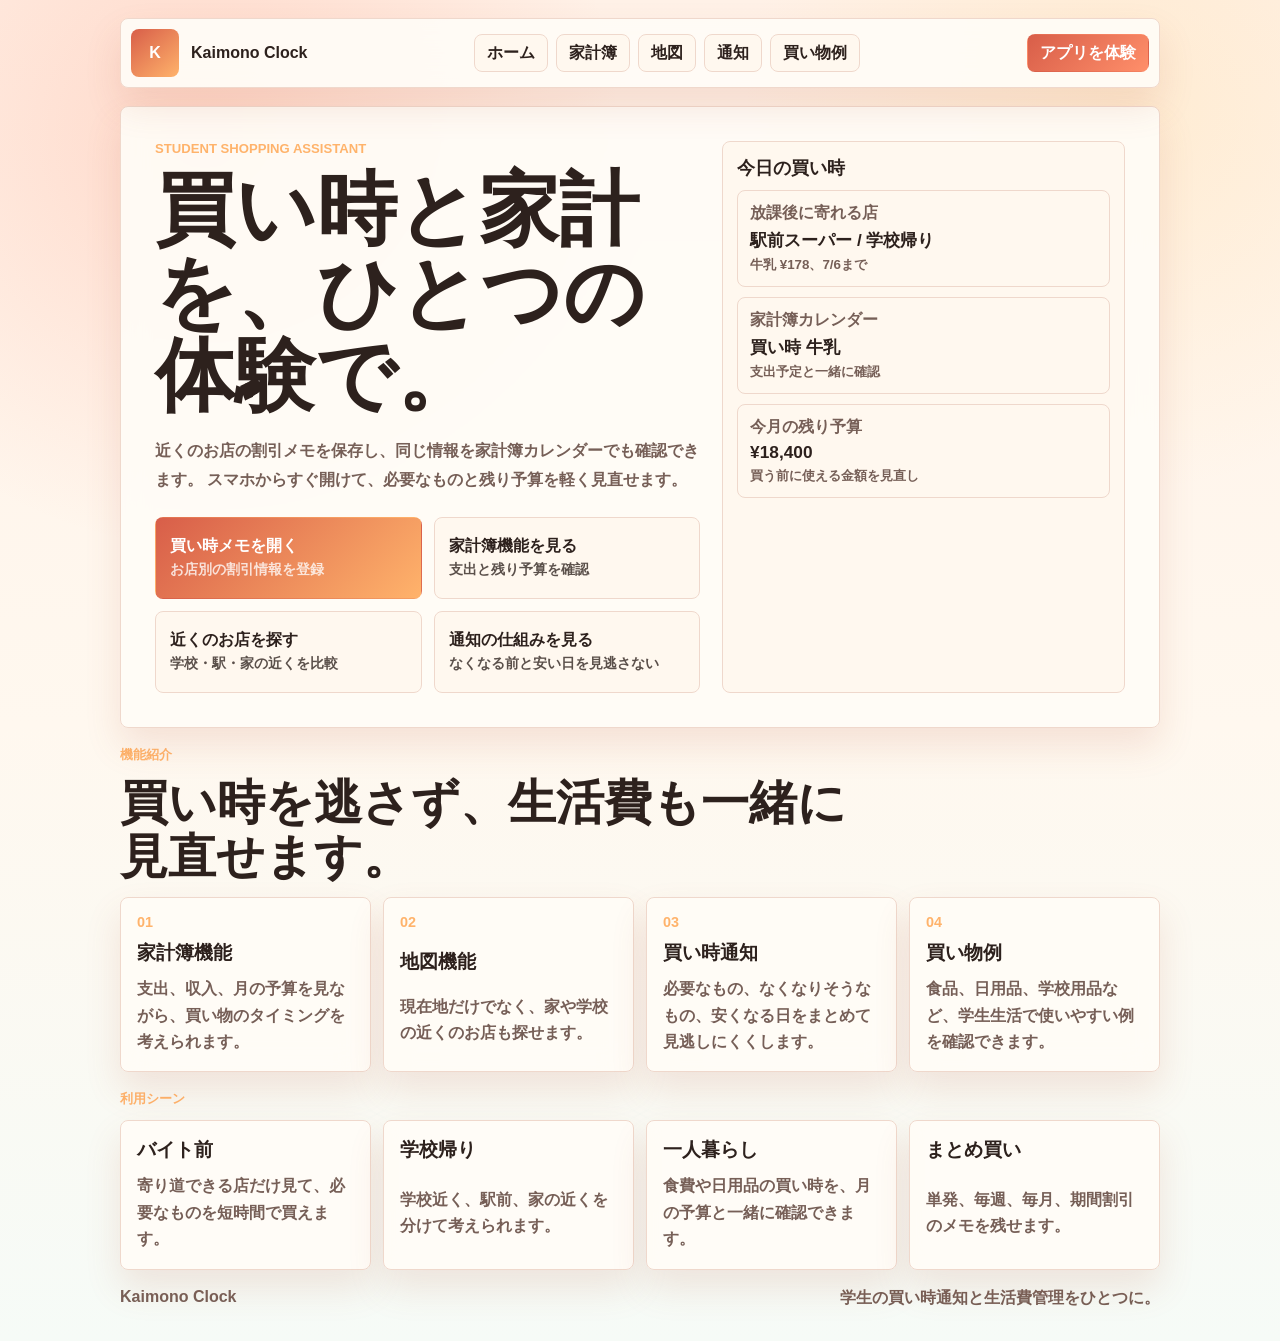
<file: index.html>
<!doctype html>
<html lang="ja">
  <head>
    <meta charset="utf-8" />
    <meta name="viewport" content="width=device-width, initial-scale=1" />
    <title>Kaimono Clock | Version 2</title>
    <meta http-equiv="refresh" content="0; url=./index_ver2.html" />
    <link rel="canonical" href="./index_ver2.html" />
  </head>
  <body>
    <p><a href="./index_ver2.html">Kaimono Clock Version 2を開く</a></p>
  </body>
</html>
</file>
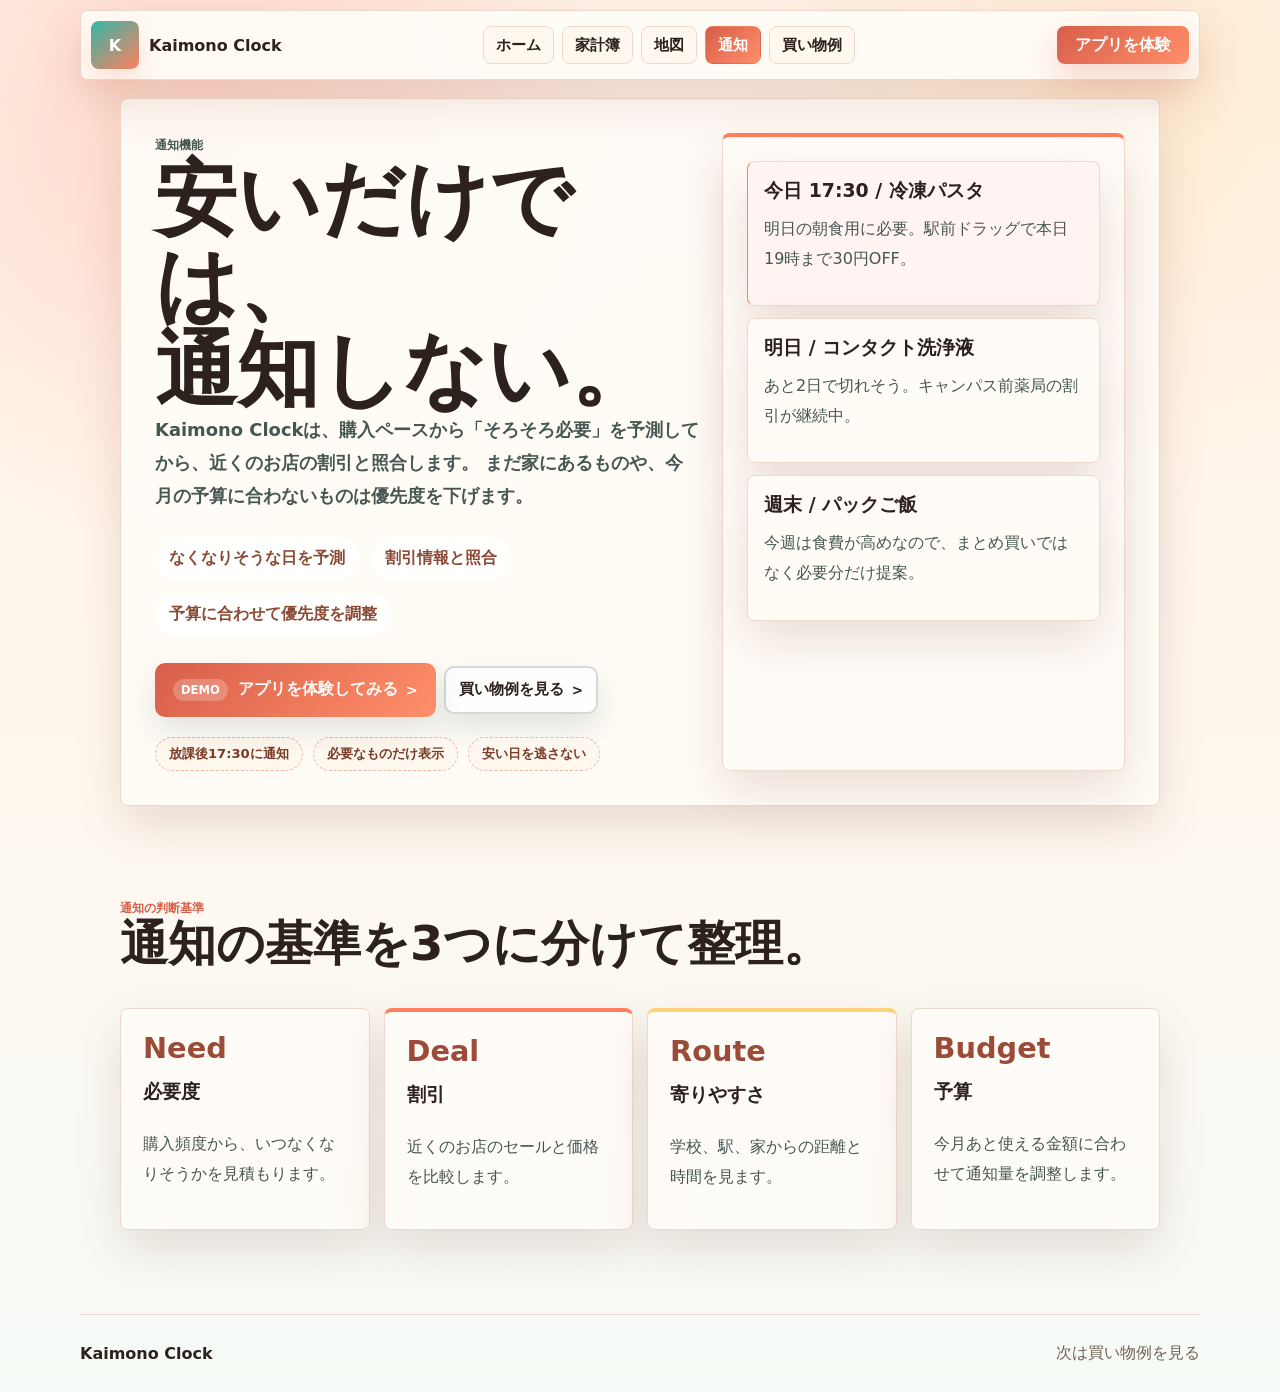
<file: alerts.html>
<!doctype html>
<html lang="ja">
  <head>
    <meta charset="utf-8" />
    <meta name="viewport" content="width=device-width, initial-scale=1" />
    <title>買い時通知 | Kaimono Clock</title>
    <meta name="description" content="購入頻度と割引情報を照合し、必要なものだけを安く買えるタイミングで通知する機能。" />
    <link rel="stylesheet" href="./styles_ver2.css" />
  </head>
  <body>
    <header class="site-header">
      <a class="brand" href="./index_ver2.html" aria-label="Kaimono Clock トップへ">
        <span class="brand-mark">K</span>
        <span>Kaimono Clock</span>
      </a>
      <nav class="nav-links" aria-label="主要ナビゲーション">
        <a href="./index_ver2.html">ホーム</a>
        <a href="./budget.html">家計簿</a>
        <a href="./map.html">地図</a>
        <a aria-current="page" href="./alerts.html">通知</a>
        <a href="./items.html">買い物例</a>
      </nav>
      <a class="header-cta app-cta" href="./app.html">アプリを体験</a>
    </header>

    <main class="page-shell">
      <section class="split-section">
        <div>
          <p class="eyebrow">通知機能</p>
          <h1>
            <span>安いだけでは、</span>
            <span>通知しない。</span>
          </h1>
          <p class="lead">
            Kaimono Clockは、購入ペースから「そろそろ必要」を予測してから、近くのお店の割引と照合します。
            まだ家にあるものや、今月の予算に合わないものは優先度を下げます。
          </p>
          <ul class="feature-list" aria-label="通知機能の特徴">
            <li>なくなりそうな日を予測</li>
            <li>割引情報と照合</li>
            <li>予算に合わせて優先度を調整</li>
          </ul>
          <div class="hero-actions">
            <a class="primary-btn app-cta" href="./app.html">アプリを体験してみる</a>
            <a class="secondary-btn" href="./items.html">買い物例を見る</a>
          </div>
          <div class="student-context" aria-label="学生生活で使う場面">
            <span>放課後17:30に通知</span>
            <span>必要なものだけ表示</span>
            <span>安い日を逃さない</span>
          </div>
        </div>

        <div class="panel">
          <div class="alert-list">
            <article class="alert-item urgent">
              <h3>今日 17:30 / 冷凍パスタ</h3>
              <p>明日の朝食用に必要。駅前ドラッグで本日19時まで30円OFF。</p>
            </article>
            <article class="alert-item">
              <h3>明日 / コンタクト洗浄液</h3>
              <p>あと2日で切れそう。キャンパス前薬局の割引が継続中。</p>
            </article>
            <article class="alert-item">
              <h3>週末 / パックご飯</h3>
              <p>今週は食費が高めなので、まとめ買いではなく必要分だけ提案。</p>
            </article>
          </div>
        </div>
      </section>

      <section class="section">
        <p class="section-kicker">通知の判断基準</p>
        <h2>通知の基準を3つに分けて整理。</h2>
        <div class="page-grid">
          <article class="page-card">
            <strong>Need</strong>
            <h3>必要度</h3>
            <p>購入頻度から、いつなくなりそうかを見積もります。</p>
          </article>
          <article class="page-card">
            <strong>Deal</strong>
            <h3>割引</h3>
            <p>近くのお店のセールと価格を比較します。</p>
          </article>
          <article class="page-card">
            <strong>Route</strong>
            <h3>寄りやすさ</h3>
            <p>学校、駅、家からの距離と時間を見ます。</p>
          </article>
          <article class="page-card">
            <strong>Budget</strong>
            <h3>予算</h3>
            <p>今月あと使える金額に合わせて通知量を調整します。</p>
          </article>
        </div>
      </section>
    </main>

    <footer class="site-footer">
      <span>Kaimono Clock</span>
      <span><a href="./items.html">次は買い物例を見る</a></span>
    </footer>
  </body>
</html>
</file>
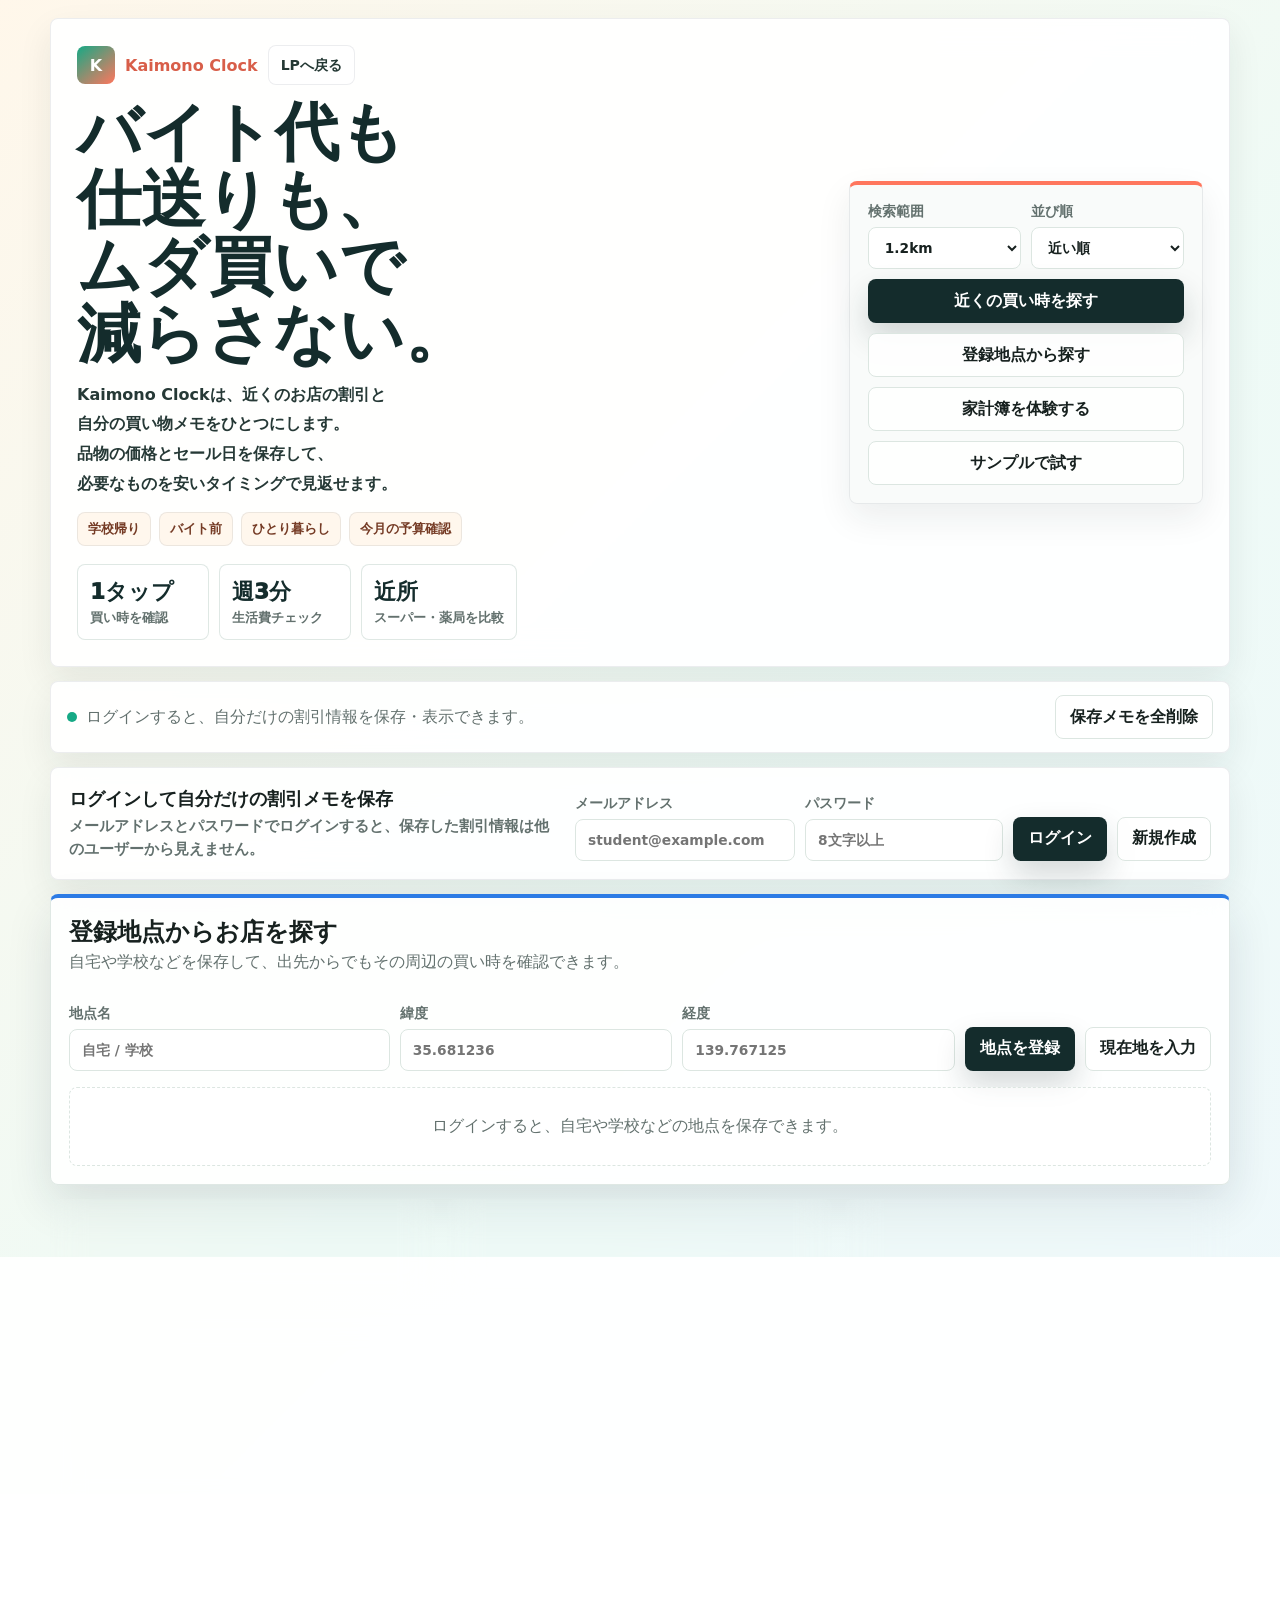
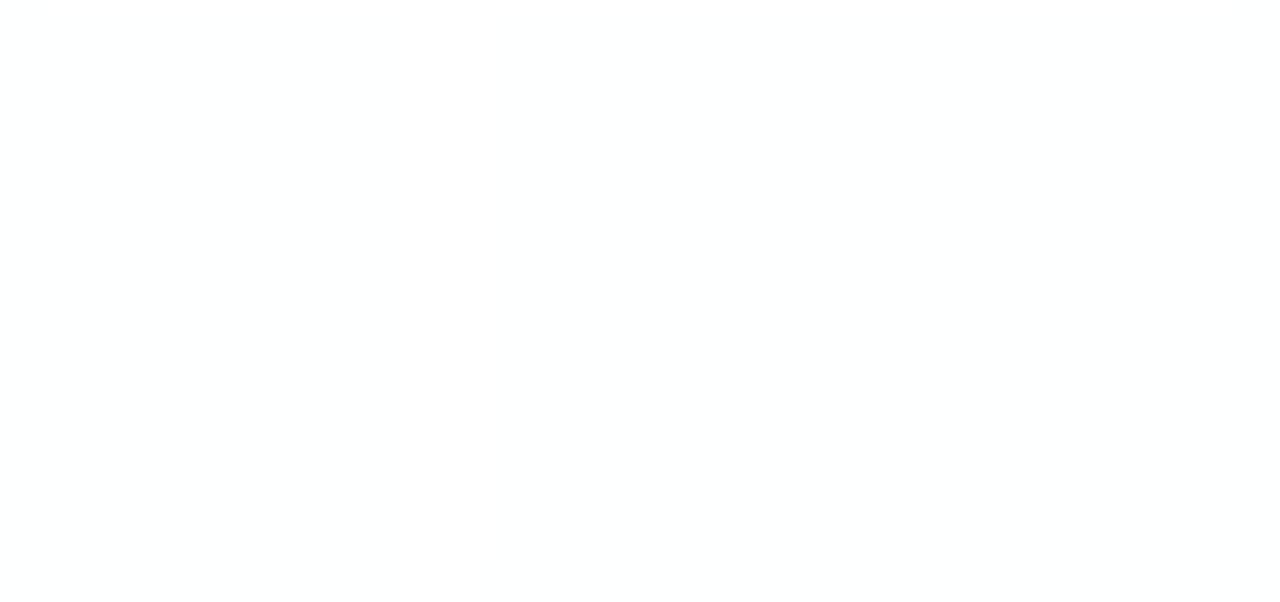
<file: app.html>
<!doctype html>
<html lang="ja">
  <head>
    <meta charset="utf-8" />
    <meta name="viewport" content="width=device-width, initial-scale=1" />
    <title>Kaimono Clock | 学生のための買い時メモアプリ</title>
    <meta
      name="description"
      content="バイト代や仕送りをムダ買いで減らさない。現在地の近くにあるスーパーとドラッグストアを取得し、店舗ごとに品物の価格とセール日を保存できる学生向けアプリ。"
    />
    <style>
      :root {
        color-scheme: light;
        --ink: #17211f;
        --muted: #63716e;
        --paper: #f6faf7;
        --surface: #ffffff;
        --surface-soft: #f9fbfa;
        --line: #dce6e1;
        --mint: #16a985;
        --mint-dark: #08755f;
        --sky: #2c7be5;
        --coral: #ff765d;
        --lemon: #f4c542;
        --navy: #17213c;
        --shadow: 0 18px 46px rgba(23, 33, 60, 0.12);
        font-family: "Segoe UI", "Noto Sans JP", system-ui, sans-serif;
      }

      * {
        box-sizing: border-box;
      }

      body {
        margin: 0;
        min-height: 100vh;
        color: var(--ink);
        background:
          linear-gradient(180deg, rgba(248, 251, 247, 0.8), rgba(248, 251, 247, 0.97)),
          url("https://images.unsplash.com/photo-1524995997946-a1c2e315a42f?auto=format&fit=crop&w=2000&q=78") center /
            cover fixed;
        overflow-x: hidden;
      }

      button,
      input,
      select,
      textarea {
        font: inherit;
      }

      button {
        cursor: pointer;
      }

      .app {
        width: min(1180px, calc(100% - 28px));
        margin: 0 auto;
        padding: 22px 0 30px;
      }

      .hero,
      .status,
      .auth-panel,
      .location-panel,
      .discount-overview,
      .stores,
      .workspace,
      .metric-card,
      .note-card {
        border: 1px solid rgba(220, 230, 225, 0.9);
        border-radius: 8px;
        background: rgba(255, 255, 255, 0.9);
        box-shadow: var(--shadow);
        backdrop-filter: blur(16px);
      }

      .hero {
        min-height: 214px;
        display: grid;
        grid-template-columns: minmax(0, 1fr) auto;
        gap: 24px;
        align-items: end;
        padding: 26px;
      }

      .hero > div {
        min-width: 0;
      }

      .brand {
        display: inline-flex;
        align-items: center;
        gap: 10px;
        color: var(--mint-dark);
        font-weight: 900;
      }

      .brand-mark {
        width: 38px;
        height: 38px;
        display: grid;
        place-items: center;
        border-radius: 8px;
        color: #fff;
        background: linear-gradient(140deg, var(--mint), var(--sky));
      }

      h1,
      h2,
      h3,
      p {
        margin-top: 0;
      }

      h1 {
        max-width: 760px;
        margin: 14px 0 12px;
        font-size: clamp(2rem, 5vw, 4.4rem);
        line-height: 1.05;
        letter-spacing: 0;
        overflow-wrap: anywhere;
      }

      h1 span {
        display: block;
      }

      .lead {
        max-width: 720px;
        margin-bottom: 0;
        color: #34443f;
        line-height: 1.85;
        overflow-wrap: anywhere;
      }

      .lead span {
        display: block;
      }

      .proof-list {
        display: flex;
        align-items: stretch;
        gap: 10px;
        margin: 18px 0 0;
        padding: 0;
      }

      .proof-list div {
        min-width: 132px;
        padding: 12px;
        border: 1px solid rgba(220, 230, 225, 0.9);
        border-radius: 8px;
        background: rgba(255, 255, 255, 0.76);
      }

      .proof-list dt {
        color: var(--mint-dark);
        font-size: 1.35rem;
        font-weight: 950;
      }

      .proof-list dd {
        margin: 3px 0 0;
        color: var(--muted);
        font-size: 0.82rem;
        font-weight: 850;
      }

      .hero-controls {
        min-width: min(100%, 360px);
        display: grid;
        gap: 10px;
      }

      .control-row {
        display: grid;
        grid-template-columns: 1fr 1fr;
        gap: 10px;
      }

      label {
        display: grid;
        gap: 6px;
        color: var(--muted);
        font-size: 0.86rem;
        font-weight: 800;
      }

      select,
      input,
      textarea {
        width: 100%;
        min-height: 42px;
        border: 1px solid var(--line);
        border-radius: 8px;
        background: var(--surface);
        color: var(--ink);
        padding: 0 12px;
        outline: none;
      }

      textarea {
        min-height: 80px;
        padding-top: 10px;
        resize: vertical;
      }

      select:focus,
      input:focus,
      textarea:focus {
        border-color: var(--mint);
        box-shadow: 0 0 0 3px rgba(22, 169, 133, 0.14);
      }

      .btn {
        min-height: 44px;
        display: grid;
        place-items: center;
        border: 1px solid transparent;
        border-radius: 8px;
        padding: 0 14px;
        font-weight: 900;
        text-decoration: none;
      }

      .btn-primary {
        color: #fff;
        background: var(--mint-dark);
      }

      .btn-primary:hover {
        background: #075f50;
      }

      .btn-ghost {
        color: var(--ink);
        background: rgba(255, 255, 255, 0.86);
        border-color: var(--line);
      }

      .status {
        min-height: 58px;
        display: flex;
        align-items: center;
        justify-content: space-between;
        gap: 16px;
        margin: 14px 0;
        padding: 13px 16px;
        color: var(--muted);
      }

      .status-message {
        display: flex;
        align-items: center;
        gap: 9px;
      }

      .auth-panel {
        display: grid;
        grid-template-columns: minmax(0, 1fr) auto;
        gap: 16px;
        align-items: end;
        margin-bottom: 14px;
        padding: 18px;
      }

      .auth-copy {
        display: grid;
        gap: 4px;
      }

      .auth-copy h2 {
        margin: 0;
        font-size: 1.15rem;
      }

      .auth-copy p {
        margin: 0;
        color: var(--muted);
        font-size: 0.92rem;
        font-weight: 750;
        line-height: 1.55;
      }

      .auth-form {
        display: grid;
        grid-template-columns: minmax(170px, 1fr) minmax(150px, 0.9fr) auto auto;
        gap: 10px;
        align-items: end;
      }

      .auth-session {
        display: none;
        align-items: center;
        justify-content: flex-end;
        gap: 10px;
        font-weight: 900;
      }

      .auth-panel.signed-in .auth-form {
        display: none;
      }

      .auth-panel.signed-in .auth-session {
        display: flex;
      }

      .auth-user {
        color: #d85e49;
      }

      .location-panel,
      .discount-overview {
        display: grid;
        gap: 16px;
        margin-bottom: 14px;
        padding: 18px;
      }

      .location-panel {
        border-top: 4px solid var(--sky);
      }

      .discount-overview {
        border-top: 4px solid var(--lemon);
      }

      .location-form {
        display: grid;
        grid-template-columns: minmax(140px, 1fr) minmax(110px, 0.85fr) minmax(110px, 0.85fr) auto auto;
        gap: 10px;
        align-items: end;
      }

      .saved-location-list {
        display: grid;
        grid-template-columns: repeat(auto-fit, minmax(210px, 1fr));
        gap: 10px;
      }

      .saved-location-card {
        display: grid;
        gap: 10px;
        min-width: 0;
        border: 1px solid var(--line);
        border-radius: 8px;
        padding: 12px;
        background: var(--surface);
      }

      .saved-location-card strong,
      .discount-main strong {
        overflow-wrap: anywhere;
      }

      .saved-location-actions {
        display: grid;
        grid-template-columns: 1fr auto;
        gap: 8px;
      }

      .discount-list {
        display: grid;
        gap: 10px;
      }

      .discount-row {
        min-width: 0;
        display: grid;
        grid-template-columns: minmax(170px, 1.1fr) minmax(130px, 0.85fr) minmax(88px, 0.5fr) minmax(120px, 0.75fr);
        gap: 10px;
        align-items: center;
        border: 1px solid var(--line);
        border-radius: 8px;
        padding: 12px;
        background: var(--surface);
      }

      .discount-main,
      .discount-sub {
        min-width: 0;
        display: grid;
        gap: 3px;
      }

      .discount-row span,
      .discount-row small {
        overflow-wrap: anywhere;
      }

      .discount-price {
        color: var(--coral);
        font-weight: 950;
        white-space: nowrap;
      }

      .dot {
        width: 10px;
        height: 10px;
        flex: 0 0 10px;
        border-radius: 50%;
        background: #98a29f;
      }

      .dot.loading {
        background: var(--lemon);
      }

      .dot.ready {
        background: var(--mint);
      }

      .dot.error {
        background: var(--coral);
      }

      .summary-grid {
        display: grid;
        grid-template-columns: repeat(3, minmax(0, 1fr));
        gap: 12px;
        margin-bottom: 14px;
      }

      .metric-card {
        min-height: 96px;
        padding: 16px;
      }

      .metric-card span {
        color: var(--muted);
        font-size: 0.84rem;
        font-weight: 850;
      }

      .metric-card strong {
        display: block;
        margin-top: 8px;
        color: var(--mint-dark);
        font-size: 1.65rem;
      }

      .main-grid {
        display: grid;
        grid-template-columns: minmax(290px, 380px) 1fr;
        gap: 14px;
      }

      .stores,
      .workspace {
        min-height: 640px;
      }

      .stores {
        padding: 18px;
      }

      .panel-head,
      .detail-head,
      .note-head {
        display: flex;
        align-items: flex-start;
        justify-content: space-between;
        gap: 14px;
      }

      .panel-head h2,
      .detail-head h2 {
        margin-bottom: 4px;
      }

      .filter-row {
        display: flex;
        gap: 8px;
        margin: 14px 0;
        overflow-x: auto;
        padding-bottom: 2px;
      }

      .chip {
        min-height: 38px;
        border: 1px solid var(--line);
        border-radius: 999px;
        background: var(--surface-soft);
        color: var(--muted);
        padding: 0 12px;
        font-weight: 900;
        white-space: nowrap;
      }

      .chip.active {
        color: var(--mint-dark);
        border-color: rgba(22, 169, 133, 0.5);
        background: #e5f8f2;
      }

      .store-list {
        display: grid;
        gap: 10px;
        max-height: 532px;
        overflow: auto;
        padding-right: 3px;
      }

      .store-card {
        width: 100%;
        border: 1px solid var(--line);
        border-radius: 8px;
        background: var(--surface);
        padding: 13px;
        text-align: left;
      }

      .store-card:hover,
      .store-card.active {
        border-color: var(--mint);
        box-shadow: 0 10px 22px rgba(22, 169, 133, 0.13);
      }

      .store-card strong {
        display: block;
        margin: 8px 0 4px;
        font-size: 1.02rem;
      }

      .store-card small,
      .muted {
        color: var(--muted);
      }

      .type-pill {
        display: inline-flex;
        align-items: center;
        min-height: 26px;
        border-radius: 999px;
        padding: 0 10px;
        color: var(--mint-dark);
        background: #e5f8f2;
        font-size: 0.78rem;
        font-weight: 900;
      }

      .type-pill.drugstore {
        color: #245b9e;
        background: #eaf3ff;
      }

      .workspace {
        padding: 22px;
      }

      .empty {
        min-height: 580px;
        display: grid;
        place-items: center;
        color: var(--muted);
        text-align: center;
      }

      .empty div {
        max-width: 430px;
      }

      .hidden {
        display: none;
      }

      .detail-head {
        padding-bottom: 18px;
        border-bottom: 1px solid var(--line);
      }

      .detail-head h2 {
        font-size: clamp(1.55rem, 3vw, 2.4rem);
        letter-spacing: 0;
      }

      .item-form {
        display: grid;
        grid-template-columns: minmax(170px, 1.1fr) 122px minmax(260px, 1.25fr) minmax(170px, 1fr) auto;
        gap: 10px;
        align-items: end;
        margin: 18px 0;
        padding: 16px;
        border: 1px solid var(--line);
        border-radius: 8px;
        background: var(--surface-soft);
      }

      .sale-field {
        min-width: 0;
        display: grid;
        gap: 6px;
        margin: 0;
        padding: 0;
        border: 0;
      }

      .sale-field legend {
        color: var(--muted);
        font-size: 0.84rem;
        font-weight: 800;
        padding: 0;
      }

      .sale-options {
        display: grid;
        grid-template-columns: 1fr;
        gap: 8px;
      }

      .schedule-label {
        display: grid;
        gap: 5px;
      }

      .schedule-label span {
        color: var(--muted);
        font-size: 0.76rem;
        font-weight: 850;
      }

      .schedule-field.hidden {
        display: none;
      }

      .schedule-label.hidden {
        display: none;
      }

      .notes {
        display: grid;
        gap: 10px;
      }

      .note-card {
        padding: 14px;
        box-shadow: none;
      }

      .note-head h3 {
        margin-bottom: 5px;
      }

      .price {
        color: var(--coral);
        font-size: 1.35rem;
        font-weight: 950;
        white-space: nowrap;
      }

      .note-meta {
        display: flex;
        flex-wrap: wrap;
        gap: 8px;
        margin-top: 10px;
      }

      .note-meta span {
        min-height: 30px;
        display: inline-flex;
        align-items: center;
        border-radius: 999px;
        background: #fff5d7;
        color: #8b650d;
        padding: 0 10px;
        font-size: 0.84rem;
        font-weight: 850;
      }

      .delete-btn {
        min-height: 34px;
        border: 1px solid #ffd6cc;
        border-radius: 8px;
        background: #fff4f1;
        color: #b7442d;
        font-weight: 900;
      }

      .blank-row {
        padding: 28px;
        border: 1px dashed var(--line);
        border-radius: 8px;
        color: var(--muted);
        text-align: center;
        background: rgba(255, 255, 255, 0.65);
      }

      @media (max-width: 980px) {
        .hero,
        .main-grid {
          grid-template-columns: 1fr;
        }

        .summary-grid {
          grid-template-columns: repeat(3, minmax(0, 1fr));
        }

        .stores,
        .workspace {
          min-height: auto;
        }

        .store-list {
          max-height: 360px;
        }

        .item-form {
          grid-template-columns: 1fr 1fr;
        }

        .item-form button {
          grid-column: 1 / -1;
        }
      }

      @media (max-width: 640px) {
        .app {
          width: min(100% - 18px, 1180px);
          padding-top: 9px;
        }

        .hero,
        .stores,
        .workspace {
          padding: 14px;
        }

        .control-row,
        .summary-grid,
        .location-form,
        .discount-row,
        .item-form {
          grid-template-columns: 1fr;
        }

        .status,
        .panel-head,
        .detail-head {
          align-items: stretch;
          flex-direction: column;
        }

        .summary-grid {
          gap: 8px;
        }

        h1 {
          font-size: 1.74rem;
          line-height: 1.18;
          max-width: calc(100vw - 74px);
          word-break: break-all;
        }

        .lead {
          max-width: calc(100vw - 74px);
          font-size: 0.96rem;
        }

        .hero-controls {
          max-width: calc(100vw - 46px);
        }

        .proof-list {
          display: grid;
          grid-template-columns: 1fr;
        }
      }
      .back-link {
        min-height: 40px;
        display: inline-flex;
        align-items: center;
        justify-content: center;
        border: 1px solid rgba(23, 33, 60, 0.08);
        border-radius: 8px;
        background: rgba(255, 255, 255, 0.9);
        color: #243834;
        padding: 0 12px;
        font-size: 0.88rem;
        font-weight: 900;
        text-decoration: none;
      }

      .student-modes {
        display: flex;
        flex-wrap: wrap;
        gap: 8px;
        margin-top: 14px;
      }

      .student-modes span {
        min-height: 34px;
        display: inline-flex;
        align-items: center;
        border: 1px solid rgba(23, 33, 60, 0.08);
        border-radius: 8px;
        background: #fff7ed;
        color: #753b25;
        padding: 0 10px;
        font-size: 0.82rem;
        font-weight: 900;
      }

      body {
        background:
          linear-gradient(135deg, rgba(255, 246, 232, 0.9) 0%, rgba(237, 250, 245, 0.92) 44%, rgba(238, 246, 255, 0.94) 100%),
          url("https://images.unsplash.com/photo-1517245386807-bb43f82c33c4?auto=format&fit=crop&w=2200&q=78") center / cover fixed;
      }

      .app {
        padding-top: 18px;
      }

      .hero,
      .status,
      .auth-panel,
      .stores,
      .workspace,
      .metric-card,
      .note-card {
        border-color: rgba(23, 33, 60, 0.08);
        background: rgba(255, 255, 255, 0.93);
        box-shadow: 0 14px 34px rgba(20, 44, 44, 0.08);
      }

      .hero {
        position: relative;
        overflow: hidden;
        align-items: center;
        grid-template-columns: minmax(0, 0.95fr) minmax(310px, 0.45fr);
      }

      .hero-controls {
        align-self: center;
        padding: 18px;
        border: 1px solid rgba(23, 33, 60, 0.08);
        border-top: 4px solid var(--coral);
        border-radius: 8px;
        background: rgba(249, 251, 250, 0.94);
        box-shadow: 0 14px 34px rgba(20, 44, 44, 0.08);
      }

      .brand {
        color: #d85e49;
      }

      .brand-mark {
        background: linear-gradient(140deg, var(--mint), var(--coral));
      }

      h1 {
        color: #142c2c;
      }

      .lead {
        color: #263936;
        font-weight: 700;
      }

      .proof-list div,
      .metric-card {
        background: rgba(255, 255, 255, 0.86);
      }

      .proof-list dt,
      .metric-card strong {
        color: #142c2c;
      }

      .btn-primary {
        background: #142c2c;
        box-shadow: 0 14px 30px rgba(20, 44, 44, 0.18);
      }

      .btn-primary:hover {
        background: #0f2424;
      }

      .btn-ghost,
      .chip {
        background: rgba(255, 255, 255, 0.92);
      }

      .chip.active,
      .type-pill {
        background: #fff7ed;
        color: #753b25;
      }

      .stores,
      .workspace {
        border-top: 4px solid var(--mint);
      }

      .workspace {
        border-top-color: var(--coral);
      }

      @media (max-width: 980px) {
        .hero {
          grid-template-columns: 1fr;
        }

        .auth-panel,
        .auth-form {
          grid-template-columns: 1fr;
        }

        .auth-session {
          justify-content: flex-start;
          flex-wrap: wrap;
        }
      }

      @media (max-width: 640px) {
        .student-modes {
          display: grid;
          grid-template-columns: repeat(2, minmax(0, 1fr));
        }

        .student-modes span {
          justify-content: center;
          text-align: center;
          white-space: normal;
        }
      }
    </style>
  </head>
  <body>
    <main class="app">
      <section class="hero" aria-label="Kaimono Clock">
        <div>
          <div class="brand">
            <span class="brand-mark">K</span>
            <span>Kaimono Clock</span>
            <a class="back-link" href="./index_ver2.html">LPへ戻る</a>
          </div>
          <h1>
            <span>バイト代も</span>
            <span>仕送りも、</span>
            <span>ムダ買いで</span>
            <span>減らさない。</span>
          </h1>
          <p class="lead">
            <span>Kaimono Clockは、近くのお店の割引と</span>
            <span>自分の買い物メモをひとつにします。</span>
            <span>品物の価格とセール日を保存して、</span>
            <span>必要なものを安いタイミングで見返せます。</span>
          </p>
          <div class="student-modes" aria-label="学生生活で使う場面">
            <span>学校帰り</span>
            <span>バイト前</span>
            <span>ひとり暮らし</span>
            <span>今月の予算確認</span>
          </div>
          <dl class="proof-list" aria-label="主なメリット">
            <div>
              <dt>1タップ</dt>
              <dd>買い時を確認</dd>
            </div>
            <div>
              <dt>週3分</dt>
              <dd>生活費チェック</dd>
            </div>
            <div>
              <dt>近所</dt>
              <dd>スーパー・薬局を比較</dd>
            </div>
          </dl>
        </div>
        <div class="hero-controls">
          <div class="control-row">
            <label>
              検索範囲
              <select id="radiusSelect">
                <option value="800">800m</option>
                <option value="1200" selected>1.2km</option>
                <option value="2000">2km</option>
                <option value="3000">3km</option>
              </select>
            </label>
            <label>
              並び順
              <select id="sortSelect">
                <option value="distance" selected>近い順</option>
                <option value="name">名前順</option>
                <option value="notes">メモが多い順</option>
              </select>
            </label>
          </div>
          <button id="locateBtn" class="btn btn-primary" type="button">近くの買い時を探す</button>
          <button id="savedLocationBtn" class="btn btn-ghost" type="button">登録地点から探す</button>
          <a class="btn btn-ghost" href="./household.html">家計簿を体験する</a>
          <button id="sampleBtn" class="btn btn-ghost" type="button">サンプルで試す</button>
        </div>
      </section>

      <section class="status" aria-live="polite">
        <div class="status-message">
          <span id="statusDot" class="dot"></span>
          <span id="statusText">位置情報を許可すると、近くのスーパーとドラッグストアから買い時候補を探します。</span>
        </div>
        <button id="clearAllBtn" class="btn btn-ghost" type="button">保存メモを全削除</button>
      </section>

      <section id="authPanel" class="auth-panel" aria-label="ログイン">
        <div class="auth-copy">
          <h2>ログインして自分だけの割引メモを保存</h2>
          <p>メールアドレスとパスワードでログインすると、保存した割引情報は他のユーザーから見えません。</p>
        </div>
        <form id="authForm" class="auth-form">
          <label>
            メールアドレス
            <input id="authEmail" type="email" autocomplete="email" placeholder="student@example.com" required />
          </label>
          <label>
            パスワード
            <input id="authPassword" type="password" autocomplete="current-password" placeholder="8文字以上" required />
          </label>
          <button id="loginBtn" class="btn btn-primary" type="submit">ログイン</button>
          <button id="signupBtn" class="btn btn-ghost" type="button">新規作成</button>
        </form>
        <div class="auth-session">
          <span class="auth-user" id="authUser">未ログイン</span>
          <button id="logoutBtn" class="btn btn-ghost" type="button">ログアウト</button>
        </div>
      </section>

      <section id="locationPanel" class="location-panel" aria-label="登録地点から探す">
        <div class="panel-head">
          <div>
            <h2>登録地点からお店を探す</h2>
            <p class="muted">自宅や学校などを保存して、出先からでもその周辺の買い時を確認できます。</p>
          </div>
        </div>
        <form id="locationForm" class="location-form">
          <label>
            地点名
            <input id="locationName" type="text" placeholder="自宅 / 学校" required />
          </label>
          <label>
            緯度
            <input id="locationLat" type="number" step="0.000001" placeholder="35.681236" required />
          </label>
          <label>
            経度
            <input id="locationLon" type="number" step="0.000001" placeholder="139.767125" required />
          </label>
          <button class="btn btn-primary" type="submit">地点を登録</button>
          <button id="saveCurrentLocationBtn" class="btn btn-ghost" type="button">現在地を入力</button>
        </form>
        <div id="savedLocations" class="saved-location-list"></div>
      </section>

      <section class="summary-grid" aria-label="概要">
        <div class="metric-card">
          <span>近くのお店</span>
          <strong id="metricStores">0</strong>
        </div>
        <div class="metric-card">
          <span>買い時メモ</span>
          <strong id="metricNotes">0</strong>
        </div>
        <div class="metric-card">
          <span>最安価格</span>
          <strong id="metricLowest">-</strong>
        </div>
      </section>

      <section class="discount-overview" aria-label="保存済み割引一覧">
        <div class="panel-head">
          <div>
            <h2>保存済み割引一覧</h2>
            <p class="muted">ログイン中のユーザーが登録した割引情報だけを、店名と合わせて確認できます。</p>
          </div>
        </div>
        <div id="discountList" class="discount-list"></div>
      </section>

      <section class="main-grid">
        <aside class="stores" aria-label="店舗一覧">
          <div class="panel-head">
            <div>
              <h2>店舗</h2>
              <p id="storeCount" class="muted">0件</p>
            </div>
          </div>
          <div class="filter-row" role="tablist" aria-label="店舗種別">
            <button class="chip active" type="button" data-filter="all">すべて</button>
            <button class="chip" type="button" data-filter="supermarket">スーパー</button>
            <button class="chip" type="button" data-filter="drugstore">ドラッグストア</button>
          </div>
          <div id="storeList" class="store-list"></div>
        </aside>

        <section class="workspace" aria-label="店舗別価格メモ">
          <div id="emptyState" class="empty">
            <div>
              <h2>店舗を選択してください</h2>
              <p>取得した店舗を選ぶと、その店舗に品物・価格・セール日を紐づけて保存できます。必要なものだけ、安い日に買うためのメモ帳です。</p>
            </div>
          </div>

          <div id="detailView" class="hidden">
            <div class="detail-head">
              <div>
                <span id="detailType" class="type-pill"></span>
                <h2 id="detailName"></h2>
                <p id="detailMeta" class="muted"></p>
              </div>
              <button id="mapBtn" class="btn btn-ghost" type="button">地図で開く</button>
            </div>

            <form id="itemForm" class="item-form">
              <label>
                品物
                <input id="itemName" type="text" placeholder="例: 牛乳 1L" required />
              </label>
              <label>
                価格
                <input id="itemPrice" type="number" min="0" step="1" placeholder="198" required />
              </label>
              <fieldset class="sale-field">
                <legend>セール設定</legend>
                <div class="sale-options">
                  <label class="schedule-label" for="saleMode">
                    <span>周期</span>
                    <select id="saleMode">
                      <option value="once">単発</option>
                      <option value="weekly">毎週</option>
                      <option value="monthly">毎月</option>
                    </select>
                  </label>
                  <label id="saleDateWrap" class="schedule-label" for="saleDate">
                    <span>日付</span>
                    <input id="saleDate" class="schedule-field" type="date" required />
                  </label>
                  <label id="saleWeekdayWrap" class="schedule-label hidden" for="saleWeekday">
                    <span>曜日</span>
                    <select id="saleWeekday" class="schedule-field">
                      <option value="0">日曜日</option>
                      <option value="1">月曜日</option>
                      <option value="2">火曜日</option>
                      <option value="3">水曜日</option>
                      <option value="4">木曜日</option>
                      <option value="5">金曜日</option>
                      <option value="6">土曜日</option>
                    </select>
                  </label>
                  <label id="saleMonthDayWrap" class="schedule-label hidden" for="saleMonthDay">
                    <span>日にち</span>
                    <input id="saleMonthDay" class="schedule-field" type="number" min="1" max="31" step="1" placeholder="例: 15" />
                  </label>
                </div>
              </fieldset>
              <label>
                メモ
                <input id="itemNote" type="text" placeholder="例: アプリ会員限定" />
              </label>
              <button class="btn btn-primary" type="submit">追加</button>
            </form>

            <div id="notes" class="notes"></div>
          </div>
        </section>
      </section>
    </main>

    <script>
      const SUPABASE_URL = "https://wnxphjricowzxbkwnmjx.supabase.co";
      const SUPABASE_ANON_KEY =
        "eyJhbGciOiJIUzI1NiIsInR5cCI6IkpXVCJ9.eyJpc3MiOiJzdXBhYmFzZSIsInJlZiI6IndueHBoanJpY293enhia3dubWp4Iiwicm9sZSI6ImFub24iLCJpYXQiOjE3ODE5MDk5ODMsImV4cCI6MjA5NzQ4NTk4M30.p6lu6gNpdkTg0Nvnxj05m2tHbYeihYP7jFPdIEWfSxo";
      const SUPABASE_TABLE = "nsp_user_discounts";
      const SESSION_KEY = "kaimono-clock-session-v2";
      const LOCATION_KEY_PREFIX = "kaimono-clock-locations-v2";

      const state = {
        stores: [],
        selectedStoreId: "",
        filter: "all",
        userPosition: null,
        notes: {},
        savedLocations: [],
        session: null,
        user: null,
      };

      const sampleStores = [
        {
          id: "sample-supermarket-1",
          name: "駅前サンプルスーパー",
          type: "supermarket",
          lat: 35.681236,
          lon: 139.767125,
          distance: 180,
          address: "駅前通り 1-2-3",
        },
        {
          id: "sample-drugstore-1",
          name: "サンプルドラッグ中央店",
          type: "drugstore",
          lat: 35.6821,
          lon: 139.7654,
          distance: 360,
          address: "中央町 4-5",
        },
        {
          id: "sample-supermarket-2",
          name: "青葉マーケット",
          type: "supermarket",
          lat: 35.6798,
          lon: 139.7649,
          distance: 620,
          address: "青葉町 2-8",
        },
      ];

      const elements = {
        radiusSelect: document.querySelector("#radiusSelect"),
        sortSelect: document.querySelector("#sortSelect"),
        locateBtn: document.querySelector("#locateBtn"),
        savedLocationBtn: document.querySelector("#savedLocationBtn"),
        sampleBtn: document.querySelector("#sampleBtn"),
        clearAllBtn: document.querySelector("#clearAllBtn"),
        statusDot: document.querySelector("#statusDot"),
        statusText: document.querySelector("#statusText"),
        metricStores: document.querySelector("#metricStores"),
        metricNotes: document.querySelector("#metricNotes"),
        metricLowest: document.querySelector("#metricLowest"),
        storeCount: document.querySelector("#storeCount"),
        storeList: document.querySelector("#storeList"),
        chips: document.querySelectorAll(".chip"),
        emptyState: document.querySelector("#emptyState"),
        detailView: document.querySelector("#detailView"),
        detailType: document.querySelector("#detailType"),
        detailName: document.querySelector("#detailName"),
        detailMeta: document.querySelector("#detailMeta"),
        mapBtn: document.querySelector("#mapBtn"),
        itemForm: document.querySelector("#itemForm"),
        itemName: document.querySelector("#itemName"),
        itemPrice: document.querySelector("#itemPrice"),
        saleMode: document.querySelector("#saleMode"),
        saleDateWrap: document.querySelector("#saleDateWrap"),
        saleDate: document.querySelector("#saleDate"),
        saleWeekdayWrap: document.querySelector("#saleWeekdayWrap"),
        saleWeekday: document.querySelector("#saleWeekday"),
        saleMonthDayWrap: document.querySelector("#saleMonthDayWrap"),
        saleMonthDay: document.querySelector("#saleMonthDay"),
        itemNote: document.querySelector("#itemNote"),
        notes: document.querySelector("#notes"),
        authPanel: document.querySelector("#authPanel"),
        authForm: document.querySelector("#authForm"),
        authEmail: document.querySelector("#authEmail"),
        authPassword: document.querySelector("#authPassword"),
        signupBtn: document.querySelector("#signupBtn"),
        logoutBtn: document.querySelector("#logoutBtn"),
        authUser: document.querySelector("#authUser"),
        locationPanel: document.querySelector("#locationPanel"),
        locationForm: document.querySelector("#locationForm"),
        locationName: document.querySelector("#locationName"),
        locationLat: document.querySelector("#locationLat"),
        locationLon: document.querySelector("#locationLon"),
        saveCurrentLocationBtn: document.querySelector("#saveCurrentLocationBtn"),
        savedLocations: document.querySelector("#savedLocations"),
        discountList: document.querySelector("#discountList"),
      };

      function setStatus(mode, message) {
        elements.statusDot.className = `dot ${mode}`;
        elements.statusText.textContent = message;
      }

      function loadNotes() {
        return state.notes;
      }

      function hasSession() {
        return Boolean(state.session?.access_token && state.user?.id);
      }

      function locationStorageKey() {
        return `${LOCATION_KEY_PREFIX}:${state.user?.id || "guest"}`;
      }

      function loadSavedLocations() {
        if (!hasSession()) return [];
        try {
          const locations = JSON.parse(localStorage.getItem(locationStorageKey()) || "[]");
          return Array.isArray(locations)
            ? locations.filter((item) => item?.name && Number.isFinite(Number(item.lat)) && Number.isFinite(Number(item.lon)))
            : [];
        } catch {
          localStorage.removeItem(locationStorageKey());
          return [];
        }
      }

      function saveSavedLocations() {
        if (!hasSession()) return;
        localStorage.setItem(locationStorageKey(), JSON.stringify(state.savedLocations));
      }

      function supabaseHeaders(extra = {}) {
        const token = state.session?.access_token || SUPABASE_ANON_KEY;
        return {
          apikey: SUPABASE_ANON_KEY,
          Authorization: `Bearer ${token}`,
          "Content-Type": "application/json",
          ...extra,
        };
      }

      async function supabaseRequest(path, options = {}) {
        const response = await fetch(`${SUPABASE_URL}/rest/v1/${path}`, {
          ...options,
          headers: supabaseHeaders(options.headers || {}),
        });
        if (!response.ok) {
          const message = await response.text();
          throw new Error(message || `Supabase request failed: ${response.status}`);
        }
        if (response.status === 204) return null;
        return response.json();
      }

      async function authRequest(path, body) {
        const response = await fetch(`${SUPABASE_URL}/auth/v1/${path}`, {
          method: "POST",
          headers: {
            apikey: SUPABASE_ANON_KEY,
            "Content-Type": "application/json",
          },
          body: JSON.stringify(body),
        });
        const data = await response.json().catch(() => ({}));
        if (!response.ok) {
          throw new Error(data.error_description || data.msg || data.message || "Auth request failed");
        }
        return data;
      }

      function saveSession(session) {
        state.session = session?.access_token ? session : null;
        state.user = session?.user || null;
        if (state.session) {
          localStorage.setItem(SESSION_KEY, JSON.stringify(state.session));
        } else {
          localStorage.removeItem(SESSION_KEY);
        }
        renderAuth();
      }

      function restoreSession() {
        try {
          const session = JSON.parse(localStorage.getItem(SESSION_KEY) || "null");
          if (session?.access_token && session?.user) {
            state.session = session;
            state.user = session.user;
          }
        } catch {
          localStorage.removeItem(SESSION_KEY);
        }
        renderAuth();
      }

      function renderAuth() {
        elements.authPanel.classList.toggle("signed-in", hasSession());
        elements.authUser.textContent = hasSession() ? state.user.email : "未ログイン";
        elements.itemForm.querySelector("button[type='submit']").disabled = !hasSession();
        elements.clearAllBtn.disabled = !hasSession();
        elements.locationForm.querySelectorAll("input, button").forEach((control) => {
          control.disabled = !hasSession();
        });
      }

      async function signIn(email, password) {
        const data = await authRequest("token?grant_type=password", { email, password });
        saveSession(data);
        await loadNotesFromSupabase();
        await migrateLocalBackupIfEmpty();
        state.savedLocations = loadSavedLocations();
        render();
        setStatus("ready", "ログインしました。保存済みの割引情報を読み込みました。");
      }

      async function signUp(email, password) {
        const data = await authRequest("signup", { email, password });
        if (data.access_token) {
          saveSession(data);
          await loadNotesFromSupabase();
          await migrateLocalBackupIfEmpty();
          state.savedLocations = loadSavedLocations();
          render();
          setStatus("ready", "アカウントを作成し、ログインしました。");
          return;
        }
        setStatus("ready", "アカウントを作成しました。メール確認を無効にしている場合は、そのままログインできます。");
      }

      async function signOut() {
        if (state.session?.access_token) {
          await fetch(`${SUPABASE_URL}/auth/v1/logout`, {
            method: "POST",
            headers: {
              apikey: SUPABASE_ANON_KEY,
              Authorization: `Bearer ${state.session.access_token}`,
            },
          }).catch(() => null);
        }
        saveSession(null);
        state.notes = {};
        state.savedLocations = [];
        render();
        setStatus("ready", "ログアウトしました。割引メモを使うにはログインしてください。");
      }

      function rowToNote(row) {
        return {
          id: row.id,
          storeName: row.store_name,
          storeType: row.store_type,
          name: row.item_name,
          price: Number(row.price),
          saleMode: row.sale_mode || "once",
          saleDate: row.sale_date || "",
          saleWeekday: row.sale_weekday == null ? "0" : String(row.sale_weekday),
          saleMonthDay: row.sale_month_day == null ? "" : String(row.sale_month_day),
          note: row.note || "",
          createdAt: row.created_at ? new Date(row.created_at).toLocaleDateString("ja-JP") : "",
        };
      }

      function noteToRow(storeId, note) {
        return {
          id: note.id,
          user_id: state.user.id,
          store_id: storeId,
          store_name: note.storeName,
          store_type: note.storeType,
          item_name: note.name,
          price: note.price,
          sale_mode: note.saleMode || "once",
          sale_date: note.saleMode === "once" && note.saleDate ? note.saleDate : null,
          sale_weekday: note.saleMode === "weekly" ? Number(note.saleWeekday) : null,
          sale_month_day: note.saleMode === "monthly" ? Number(note.saleMonthDay) : null,
          note: note.note || null,
        };
      }

      function groupRows(rows) {
        return rows.reduce((grouped, row) => {
          grouped[row.store_id] = grouped[row.store_id] || [];
          grouped[row.store_id].push(rowToNote(row));
          return grouped;
        }, {});
      }

      function flattenNotes(notes) {
        return Object.entries(notes).flatMap(([storeId, items]) => items.map((item) => noteToRow(storeId, item)));
      }

      async function loadNotesFromSupabase() {
        if (!hasSession()) {
          state.notes = {};
          setStatus("ready", "ログインすると、自分だけの割引情報を保存・表示できます。");
          return;
        }
        const rows = await supabaseRequest(`${SUPABASE_TABLE}?select=*&order=created_at.desc`);
        state.notes = groupRows(rows || []);
        setStatus("ready", "Supabaseから保存済みの割引情報を読み込みました。");
      }

      async function migrateLocalBackupIfEmpty() {
        if (!hasSession()) return;
        if (Object.values(state.notes).flat().length) return;
        try {
          const response = await fetch("./discounts.json", { cache: "no-store" });
          if (!response.ok) return;
          const backup = await response.json();
          const rows = flattenNotes(backup);
          if (!rows.length) return;
          await supabaseRequest(SUPABASE_TABLE, {
            method: "POST",
            headers: { Prefer: "return=minimal" },
            body: JSON.stringify(rows),
          });
          state.notes = backup;
          setStatus("ready", "ローカルJSONの既存データをSupabaseへ移行しました。");
        } catch {
          setStatus("error", "Supabaseへの初回移行に失敗しました。テーブル作成SQLを確認してください。");
        }
      }

      async function insertNoteToSupabase(storeId, note) {
        await supabaseRequest(SUPABASE_TABLE, {
          method: "POST",
          headers: { Prefer: "return=minimal" },
          body: JSON.stringify(noteToRow(storeId, note)),
        });
      }

      async function deleteNoteFromSupabase(noteId) {
        await supabaseRequest(`${SUPABASE_TABLE}?id=eq.${encodeURIComponent(noteId)}`, {
          method: "DELETE",
          headers: { Prefer: "return=minimal" },
        });
      }

      async function clearNotesFromSupabase() {
        await supabaseRequest(`${SUPABASE_TABLE}?id=not.is.null`, {
          method: "DELETE",
          headers: { Prefer: "return=minimal" },
        });
      }

      function notesFor(storeId) {
        return loadNotes()[storeId] || [];
      }

      function typeLabel(type) {
        return type === "drugstore" ? "ドラッグストア" : "スーパー";
      }

      function formatDistance(value) {
        if (!Number.isFinite(value)) return "距離不明";
        return value >= 1000 ? `${(value / 1000).toFixed(1)}km` : `${Math.round(value)}m`;
      }

      function describeSaleSchedule(note) {
        const weekdays = ["日曜日", "月曜日", "火曜日", "水曜日", "木曜日", "金曜日", "土曜日"];
        if (note.saleMode === "weekly") {
          return `毎週${weekdays[Number(note.saleWeekday)] || "曜日未設定"}`;
        }
        if (note.saleMode === "monthly") {
          return `毎月${note.saleMonthDay || "未設定"}日`;
        }
        return note.saleDate || "未設定";
      }

      function syncScheduleFields() {
        const mode = elements.saleMode.value;
        elements.saleDateWrap.classList.toggle("hidden", mode !== "once");
        elements.saleWeekdayWrap.classList.toggle("hidden", mode !== "weekly");
        elements.saleMonthDayWrap.classList.toggle("hidden", mode !== "monthly");
        elements.saleDate.required = mode === "once";
        elements.saleWeekday.required = mode === "weekly";
        elements.saleMonthDay.required = mode === "monthly";
      }

      function distanceMeters(fromLat, fromLon, toLat, toLon) {
        const earth = 6371000;
        const rad = (deg) => (deg * Math.PI) / 180;
        const dLat = rad(toLat - fromLat);
        const dLon = rad(toLon - fromLon);
        const a =
          Math.sin(dLat / 2) ** 2 +
          Math.cos(rad(fromLat)) * Math.cos(rad(toLat)) * Math.sin(dLon / 2) ** 2;
        return earth * 2 * Math.atan2(Math.sqrt(a), Math.sqrt(1 - a));
      }

      function escapeHtml(value) {
        return String(value)
          .replaceAll("&", "&amp;")
          .replaceAll("<", "&lt;")
          .replaceAll(">", "&gt;")
          .replaceAll('"', "&quot;")
          .replaceAll("'", "&#039;");
      }

      function makeStoreId(element, storeType) {
        return `${storeType}-${element.type}-${element.id}`;
      }

      function normalizeStore(element, lat, lon) {
        const tags = element.tags || {};
        const storeLat = element.lat || element.center?.lat;
        const storeLon = element.lon || element.center?.lon;
        if (!Number.isFinite(storeLat) || !Number.isFinite(storeLon)) return null;

        const storeType = tags.shop === "chemist" || tags.amenity === "pharmacy" ? "drugstore" : "supermarket";
        const address = [tags["addr:city"], tags["addr:neighbourhood"], tags["addr:street"], tags["addr:housenumber"]]
          .filter(Boolean)
          .join(" ");

        return {
          id: makeStoreId(element, storeType),
          name: tags.name || tags.brand || "名称未登録の店舗",
          type: storeType,
          lat: storeLat,
          lon: storeLon,
          distance: distanceMeters(lat, lon, storeLat, storeLon),
          address: address || tags["addr:full"] || "",
        };
      }

      async function fetchNearbyStores(lat, lon, radius) {
        const query = `
          [out:json][timeout:25];
          (
            node["shop"="supermarket"](around:${radius},${lat},${lon});
            way["shop"="supermarket"](around:${radius},${lat},${lon});
            relation["shop"="supermarket"](around:${radius},${lat},${lon});
            node["shop"="chemist"](around:${radius},${lat},${lon});
            way["shop"="chemist"](around:${radius},${lat},${lon});
            relation["shop"="chemist"](around:${radius},${lat},${lon});
            node["amenity"="pharmacy"](around:${radius},${lat},${lon});
            way["amenity"="pharmacy"](around:${radius},${lat},${lon});
            relation["amenity"="pharmacy"](around:${radius},${lat},${lon});
          );
          out center tags;
        `;

        const response = await fetch("https://overpass-api.de/api/interpreter", {
          method: "POST",
          body: new URLSearchParams({ data: query }),
        });

        if (!response.ok) throw new Error("店舗取得APIが応答しませんでした。");

        const data = await response.json();
        const unique = new Map();
        data.elements
          .map((element) => normalizeStore(element, lat, lon))
          .filter(Boolean)
          .forEach((store) => unique.set(store.id, store));

        return [...unique.values()].sort((a, b) => a.distance - b.distance);
      }

      function sortedStores(stores) {
        const sort = elements.sortSelect.value;
        return [...stores].sort((a, b) => {
          if (sort === "name") return a.name.localeCompare(b.name, "ja");
          if (sort === "notes") return notesFor(b.id).length - notesFor(a.id).length;
          return a.distance - b.distance;
        });
      }

      function visibleStores() {
        const filtered = state.stores.filter((store) => state.filter === "all" || store.type === state.filter);
        return sortedStores(filtered);
      }

      function updateMetrics() {
        const notes = Object.values(loadNotes()).flat();
        const prices = notes.map((note) => Number(note.price)).filter(Number.isFinite);
        elements.metricStores.textContent = state.stores.length;
        elements.metricNotes.textContent = notes.length;
        elements.metricLowest.textContent = prices.length ? `¥${Math.min(...prices).toLocaleString("ja-JP")}` : "-";
      }

      function renderStores() {
        const stores = visibleStores();
        elements.storeCount.textContent = `${stores.length}件`;
        elements.storeList.innerHTML = "";

        if (!stores.length) {
          elements.storeList.innerHTML = '<div class="blank-row">該当する店舗がありません。</div>';
          updateMetrics();
          return;
        }

        stores.forEach((store) => {
          const card = document.createElement("button");
          const noteCount = notesFor(store.id).length;
          card.type = "button";
          card.className = `store-card ${store.id === state.selectedStoreId ? "active" : ""}`;
          card.innerHTML = `
            <span class="type-pill ${store.type}">${typeLabel(store.type)}</span>
            <strong>${escapeHtml(store.name)}</strong>
            <small>${formatDistance(store.distance)}${store.address ? ` ・ ${escapeHtml(store.address)}` : ""}</small>
            <small>${noteCount}件の価格メモ</small>
          `;
          card.addEventListener("click", () => {
            state.selectedStoreId = store.id;
            render();
          });
          elements.storeList.appendChild(card);
        });

        updateMetrics();
      }

      function renderDetail() {
        const store = state.stores.find((item) => item.id === state.selectedStoreId);
        if (!store) {
          elements.emptyState.classList.remove("hidden");
          elements.detailView.classList.add("hidden");
          return;
        }

        elements.emptyState.classList.add("hidden");
        elements.detailView.classList.remove("hidden");
        elements.detailType.textContent = typeLabel(store.type);
        elements.detailType.className = `type-pill ${store.type}`;
        elements.detailName.textContent = store.name;
        elements.detailMeta.textContent = `${formatDistance(store.distance)}${store.address ? ` ・ ${store.address}` : ""}`;
        elements.mapBtn.onclick = () => {
          window.open(`https://www.google.com/maps/search/?api=1&query=${store.lat},${store.lon}`, "_blank", "noopener");
        };

        const notes = notesFor(store.id);
        elements.notes.innerHTML = "";

        if (!notes.length) {
          elements.notes.innerHTML = '<div class="blank-row">この店舗にはまだ価格メモがありません。</div>';
          return;
        }

        notes.forEach((note) => {
          const card = document.createElement("article");
          card.className = "note-card";
          card.innerHTML = `
            <div class="note-head">
              <div>
                <h3>${escapeHtml(note.name)}</h3>
                <p class="muted">${escapeHtml(note.note || "メモなし")}</p>
              </div>
              <div class="price">¥${Number(note.price).toLocaleString("ja-JP")}</div>
            </div>
            <div class="note-meta">
              <span>セール: ${escapeHtml(describeSaleSchedule(note))}</span>
              <span>登録: ${escapeHtml(note.createdAt)}</span>
              <button class="delete-btn" type="button">削除</button>
            </div>
          `;
          card.querySelector(".delete-btn").addEventListener("click", async () => {
            const allNotes = loadNotes();
            allNotes[store.id] = notesFor(store.id).filter((item) => item.id !== note.id);
            state.notes = allNotes;
            render();
            try {
              await deleteNoteFromSupabase(note.id);
              setStatus("ready", "Supabaseから割引情報を削除しました。");
            } catch {
              setStatus("error", "Supabaseからの削除に失敗しました。テーブル権限を確認してください。");
            }
          });
          elements.notes.appendChild(card);
        });
      }

      function renderSavedLocations() {
        elements.savedLocations.innerHTML = "";

        if (!hasSession()) {
          elements.savedLocations.innerHTML = '<div class="blank-row">ログインすると、自宅や学校などの地点を保存できます。</div>';
          return;
        }

        if (!state.savedLocations.length) {
          elements.savedLocations.innerHTML = '<div class="blank-row">まだ登録地点がありません。緯度・経度を入力するか、現在地を入力して保存してください。</div>';
          return;
        }

        state.savedLocations.forEach((location) => {
          const card = document.createElement("article");
          card.className = "saved-location-card";
          card.innerHTML = `
            <div>
              <strong>${escapeHtml(location.name)}</strong>
              <small class="muted">${Number(location.lat).toFixed(5)}, ${Number(location.lon).toFixed(5)}</small>
            </div>
            <div class="saved-location-actions">
              <button class="btn btn-primary" type="button" data-action="search">この地点から探す</button>
              <button class="delete-btn" type="button" data-action="delete">削除</button>
            </div>
          `;
          card.querySelector('[data-action="search"]').addEventListener("click", () => {
            searchFromPosition(Number(location.lat), Number(location.lon), location.name);
          });
          card.querySelector('[data-action="delete"]').addEventListener("click", () => {
            state.savedLocations = state.savedLocations.filter((item) => item.id !== location.id);
            saveSavedLocations();
            renderSavedLocations();
            setStatus("ready", "登録地点を削除しました。");
          });
          elements.savedLocations.appendChild(card);
        });
      }

      function getDiscountRows() {
        return Object.entries(loadNotes())
          .flatMap(([storeId, notes]) => notes.map((note) => ({ storeId, ...note })))
          .sort((a, b) => String(b.createdAt || "").localeCompare(String(a.createdAt || ""), "ja"));
      }

      function renderDiscountList() {
        elements.discountList.innerHTML = "";

        if (!hasSession()) {
          elements.discountList.innerHTML = '<div class="blank-row">ログインすると、自分が登録した割引情報を一覧で確認できます。</div>';
          return;
        }

        const rows = getDiscountRows();
        if (!rows.length) {
          elements.discountList.innerHTML = '<div class="blank-row">まだ割引情報がありません。店舗を選んで商品・価格・セール日を登録してください。</div>';
          return;
        }

        rows.forEach((note) => {
          const row = document.createElement("article");
          row.className = "discount-row";
          row.innerHTML = `
            <div class="discount-main">
              <small class="muted">店舗</small>
              <strong>${escapeHtml(note.storeName || "店舗名なし")}</strong>
            </div>
            <div class="discount-sub">
              <small class="muted">商品</small>
              <span>${escapeHtml(note.name || "商品名なし")}</span>
            </div>
            <div class="discount-price">¥${Number(note.price || 0).toLocaleString("ja-JP")}</div>
            <div class="discount-sub">
              <small class="muted">買い時</small>
              <span>${escapeHtml(describeSaleSchedule(note))}</span>
              ${note.note ? `<small>${escapeHtml(note.note)}</small>` : ""}
            </div>
          `;
          elements.discountList.appendChild(row);
        });
      }

      async function searchFromPosition(lat, lon, label = "選択地点") {
        const radius = Number(elements.radiusSelect.value);
        state.userPosition = { lat, lon, label };
        setStatus("loading", `${label}の周辺にあるスーパー・ドラッグストアを検索しています...`);

        try {
          state.stores = await fetchNearbyStores(lat, lon, radius);
          state.selectedStoreId = state.stores[0]?.id || "";
          setStatus(
            state.stores.length ? "ready" : "error",
            state.stores.length
              ? `${label}から${formatDistance(radius)}以内で${state.stores.length}件見つかりました。`
              : `${label}の周辺では店舗が見つかりませんでした。検索範囲を広げて再検索してください。`,
          );
          render();
        } catch (error) {
          setStatus("error", `${error.message} 時間をおいて再試行してください。`);
        }
      }

      function render() {
        renderStores();
        renderDetail();
        renderSavedLocations();
        renderDiscountList();
      }

      function useSample() {
        state.stores = sampleStores;
        state.selectedStoreId = sampleStores[0].id;
        setStatus("ready", "サンプル店舗を表示しています。現在地取得で実データに切り替えできます。");
        render();
      }

      elements.locateBtn.addEventListener("click", () => {
        if (!navigator.geolocation) {
          setStatus("error", "このブラウザは位置情報に対応していません。");
          return;
        }

        setStatus("loading", "現在地を取得しています...");
        navigator.geolocation.getCurrentPosition(
          async (position) => {
            const lat = position.coords.latitude;
            const lon = position.coords.longitude;
            await searchFromPosition(lat, lon, "現在地");
          },
          () => setStatus("error", "位置情報の取得が許可されませんでした。ブラウザの設定を確認してください。"),
          { enableHighAccuracy: true, timeout: 12000, maximumAge: 300000 },
        );
      });

      elements.savedLocationBtn.addEventListener("click", () => {
        elements.locationPanel.scrollIntoView({ behavior: "smooth", block: "start" });
        setStatus(
          hasSession() ? "ready" : "error",
          hasSession()
            ? "登録地点を選ぶか、新しい地点を保存してください。"
            : "登録地点を使うにはログインしてください。",
        );
      });

      elements.sampleBtn.addEventListener("click", useSample);

      elements.radiusSelect.addEventListener("change", () => {
        if (state.userPosition) {
          searchFromPosition(state.userPosition.lat, state.userPosition.lon, state.userPosition.label || "選択地点");
        }
      });

      elements.sortSelect.addEventListener("change", render);
      elements.saleMode.addEventListener("change", syncScheduleFields);

      elements.chips.forEach((chip) => {
        chip.addEventListener("click", () => {
          elements.chips.forEach((item) => item.classList.remove("active"));
          chip.classList.add("active");
          state.filter = chip.dataset.filter;
          renderStores();
        });
      });

      elements.authForm.addEventListener("submit", async (event) => {
        event.preventDefault();
        try {
          await signIn(elements.authEmail.value.trim(), elements.authPassword.value);
          elements.authPassword.value = "";
        } catch {
          setStatus("error", "ログインできませんでした。メールアドレスとパスワードを確認してください。");
        }
      });

      elements.signupBtn.addEventListener("click", async () => {
        try {
          await signUp(elements.authEmail.value.trim(), elements.authPassword.value);
          elements.authPassword.value = "";
        } catch {
          setStatus("error", "アカウント作成に失敗しました。SupabaseのAuth設定を確認してください。");
        }
      });

      elements.logoutBtn.addEventListener("click", async () => {
        await signOut();
      });

      elements.locationForm.addEventListener("submit", (event) => {
        event.preventDefault();
        if (!hasSession()) {
          setStatus("error", "登録地点を保存するにはログインしてください。");
          return;
        }

        const name = elements.locationName.value.trim();
        const lat = Number(elements.locationLat.value);
        const lon = Number(elements.locationLon.value);
        if (!name || !Number.isFinite(lat) || !Number.isFinite(lon)) {
          setStatus("error", "地点名、緯度、経度を確認してください。");
          return;
        }
        if (lat < -90 || lat > 90 || lon < -180 || lon > 180) {
          setStatus("error", "緯度は-90から90、経度は-180から180の範囲で入力してください。");
          return;
        }

        const nextLocation = {
          id: crypto.randomUUID(),
          name,
          lat,
          lon,
        };
        state.savedLocations = [
          nextLocation,
          ...state.savedLocations.filter((item) => item.name !== name),
        ].slice(0, 8);
        saveSavedLocations();
        elements.locationForm.reset();
        renderSavedLocations();
        setStatus("ready", `${name}を登録しました。`);
      });

      elements.saveCurrentLocationBtn.addEventListener("click", () => {
        if (!hasSession()) {
          setStatus("error", "現在地を登録地点に使うにはログインしてください。");
          return;
        }
        if (!navigator.geolocation) {
          setStatus("error", "このブラウザは位置情報に対応していません。");
          return;
        }

        setStatus("loading", "現在地を取得しています...");
        navigator.geolocation.getCurrentPosition(
          (position) => {
            elements.locationLat.value = position.coords.latitude.toFixed(6);
            elements.locationLon.value = position.coords.longitude.toFixed(6);
            if (!elements.locationName.value.trim()) {
              elements.locationName.value = "現在地";
            }
            setStatus("ready", "現在地を入力しました。地点名を調整して保存できます。");
          },
          () => setStatus("error", "位置情報の取得が許可されませんでした。ブラウザの設定を確認してください。"),
          { enableHighAccuracy: true, timeout: 12000, maximumAge: 300000 },
        );
      });

      elements.itemForm.addEventListener("submit", async (event) => {
        event.preventDefault();
        if (!hasSession()) {
          setStatus("error", "割引情報を保存するにはログインしてください。");
          return;
        }
        const store = state.stores.find((item) => item.id === state.selectedStoreId);
        if (!store) return;

        const allNotes = loadNotes();
        const newNote = {
          id: crypto.randomUUID(),
          storeName: store.name,
          storeType: store.type,
          name: elements.itemName.value.trim(),
          price: Number(elements.itemPrice.value),
          saleMode: elements.saleMode.value,
          saleDate: elements.saleDate.value,
          saleWeekday: elements.saleWeekday.value,
          saleMonthDay: elements.saleMonthDay.value,
          note: elements.itemNote.value.trim(),
          createdAt: new Date().toLocaleDateString("ja-JP"),
        };
        allNotes[store.id] = [
          newNote,
          ...(allNotes[store.id] || []),
        ];
        state.notes = allNotes;
        elements.itemForm.reset();
        syncScheduleFields();
        render();
        try {
          await insertNoteToSupabase(store.id, newNote);
          setStatus("ready", "Supabaseへ割引情報を保存しました。");
        } catch {
          setStatus("error", "Supabaseへの保存に失敗しました。テーブル作成SQLとRLSポリシーを確認してください。");
        }
      });

      elements.clearAllBtn.addEventListener("click", async () => {
        if (!hasSession()) {
          setStatus("error", "割引情報を削除するにはログインしてください。");
          return;
        }
        state.notes = {};
        render();
        try {
          await clearNotesFromSupabase();
          setStatus("ready", "Supabase上の保存済み価格メモを全削除しました。");
        } catch {
          setStatus("error", "Supabaseの全削除に失敗しました。テーブル権限を確認してください。");
        }
      });

      async function initializeApp() {
        restoreSession();
        if (hasSession()) {
          state.savedLocations = loadSavedLocations();
          try {
            await loadNotesFromSupabase();
            await migrateLocalBackupIfEmpty();
          } catch {
            state.notes = {};
            setStatus("error", "Supabaseから読み込めませんでした。supabase_user_auth_schema.sql を実行済みか確認してください。");
          }
        } else {
          state.notes = {};
          setStatus("ready", "ログインすると、自分だけの割引情報を保存・表示できます。");
        }
        syncScheduleFields();
        renderAuth();
        render();
      }

      syncScheduleFields();
      initializeApp();
    </script>
  </body>
</html>
</file>
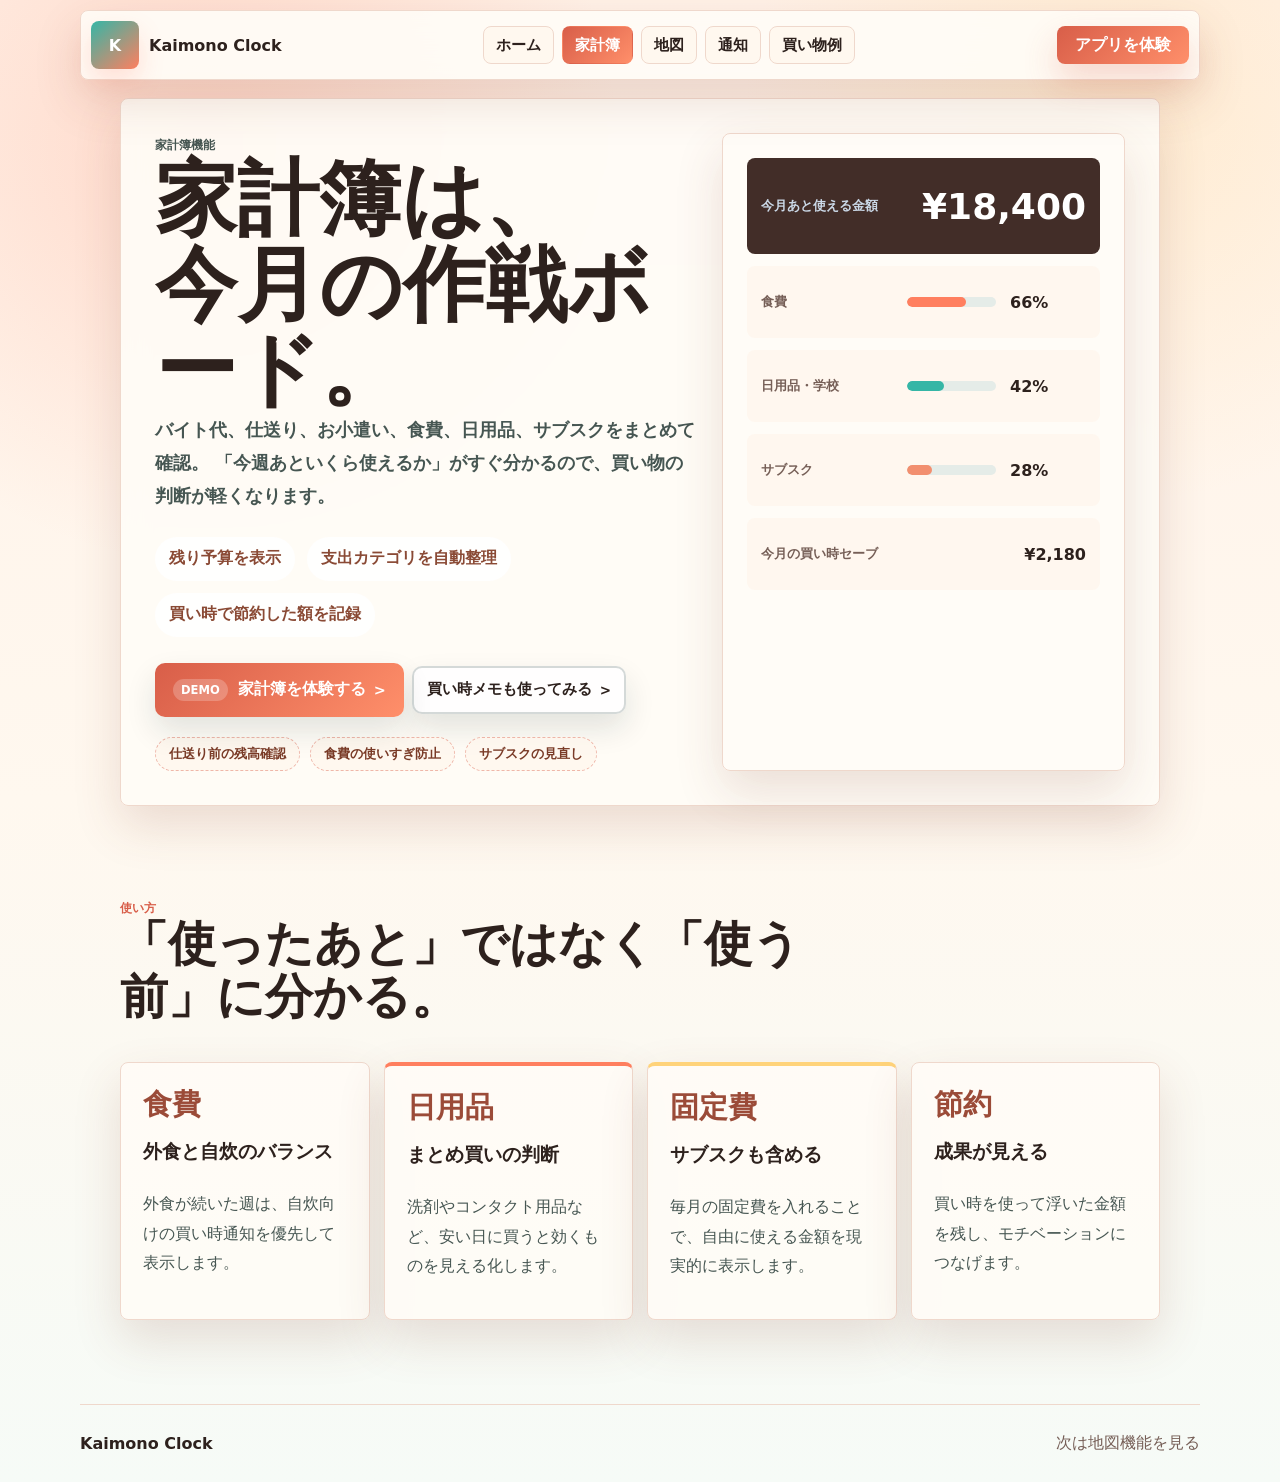
<file: budget.html>
<!doctype html>
<html lang="ja">
  <head>
    <meta charset="utf-8" />
    <meta name="viewport" content="width=device-width, initial-scale=1" />
    <title>家計簿機能 | Kaimono Clock</title>
    <meta name="description" content="学生のバイト代、仕送り、食費、日用品、サブスクをまとめて管理する家計簿機能。" />
    <link rel="stylesheet" href="./styles_ver2.css" />
  </head>
  <body>
    <header class="site-header">
      <a class="brand" href="./index_ver2.html" aria-label="Kaimono Clock トップへ">
        <span class="brand-mark">K</span>
        <span>Kaimono Clock</span>
      </a>
      <nav class="nav-links" aria-label="主要ナビゲーション">
        <a href="./index_ver2.html">ホーム</a>
        <a aria-current="page" href="./budget.html">家計簿</a>
        <a href="./map.html">地図</a>
        <a href="./alerts.html">通知</a>
        <a href="./items.html">買い物例</a>
      </nav>
      <a class="header-cta app-cta" href="./app.html">アプリを体験</a>
    </header>

    <main class="page-shell">
      <section class="split-section">
        <div>
          <p class="eyebrow">家計簿機能</p>
          <h1>
            <span>家計簿は、</span>
            <span>今月の作戦ボード。</span>
          </h1>
          <p class="lead">
            バイト代、仕送り、お小遣い、食費、日用品、サブスクをまとめて確認。
            「今週あといくら使えるか」がすぐ分かるので、買い物の判断が軽くなります。
          </p>
          <ul class="feature-list" aria-label="家計簿機能の特徴">
            <li>残り予算を表示</li>
            <li>支出カテゴリを自動整理</li>
            <li>買い時で節約した額を記録</li>
          </ul>
          <div class="hero-actions">
            <a class="primary-btn app-cta" href="./household.html">家計簿を体験する</a>
            <a class="secondary-btn" href="./app.html">買い時メモも使ってみる</a>
          </div>
          <div class="student-context" aria-label="学生生活で使う場面">
            <span>仕送り前の残高確認</span>
            <span>食費の使いすぎ防止</span>
            <span>サブスクの見直し</span>
          </div>
        </div>

        <div class="dashboard-panel">
          <div class="dashboard-row total">
            <span>今月あと使える金額</span>
            <strong>¥18,400</strong>
          </div>
          <div class="dashboard-row">
            <span>食費</span>
            <div class="bar food"><span style="width: 66%"></span></div>
            <strong>66%</strong>
          </div>
          <div class="dashboard-row">
            <span>日用品・学校</span>
            <div class="bar life"><span style="width: 42%"></span></div>
            <strong>42%</strong>
          </div>
          <div class="dashboard-row">
            <span>サブスク</span>
            <div class="bar"><span style="width: 28%"></span></div>
            <strong>28%</strong>
          </div>
          <div class="dashboard-row saving">
            <span>今月の買い時セーブ</span>
            <strong>¥2,180</strong>
          </div>
        </div>
      </section>

      <section class="section">
        <p class="section-kicker">使い方</p>
        <h2>「使ったあと」ではなく「使う前」に分かる。</h2>
        <div class="page-grid">
          <article class="page-card">
            <strong>食費</strong>
            <h3>外食と自炊のバランス</h3>
            <p>外食が続いた週は、自炊向けの買い時通知を優先して表示します。</p>
          </article>
          <article class="page-card">
            <strong>日用品</strong>
            <h3>まとめ買いの判断</h3>
            <p>洗剤やコンタクト用品など、安い日に買うと効くものを見える化します。</p>
          </article>
          <article class="page-card">
            <strong>固定費</strong>
            <h3>サブスクも含める</h3>
            <p>毎月の固定費を入れることで、自由に使える金額を現実的に表示します。</p>
          </article>
          <article class="page-card">
            <strong>節約</strong>
            <h3>成果が見える</h3>
            <p>買い時を使って浮いた金額を残し、モチベーションにつなげます。</p>
          </article>
        </div>
      </section>
    </main>

    <footer class="site-footer">
      <span>Kaimono Clock</span>
      <span><a href="./map.html">次は地図機能を見る</a></span>
    </footer>
  </body>
</html>
</file>
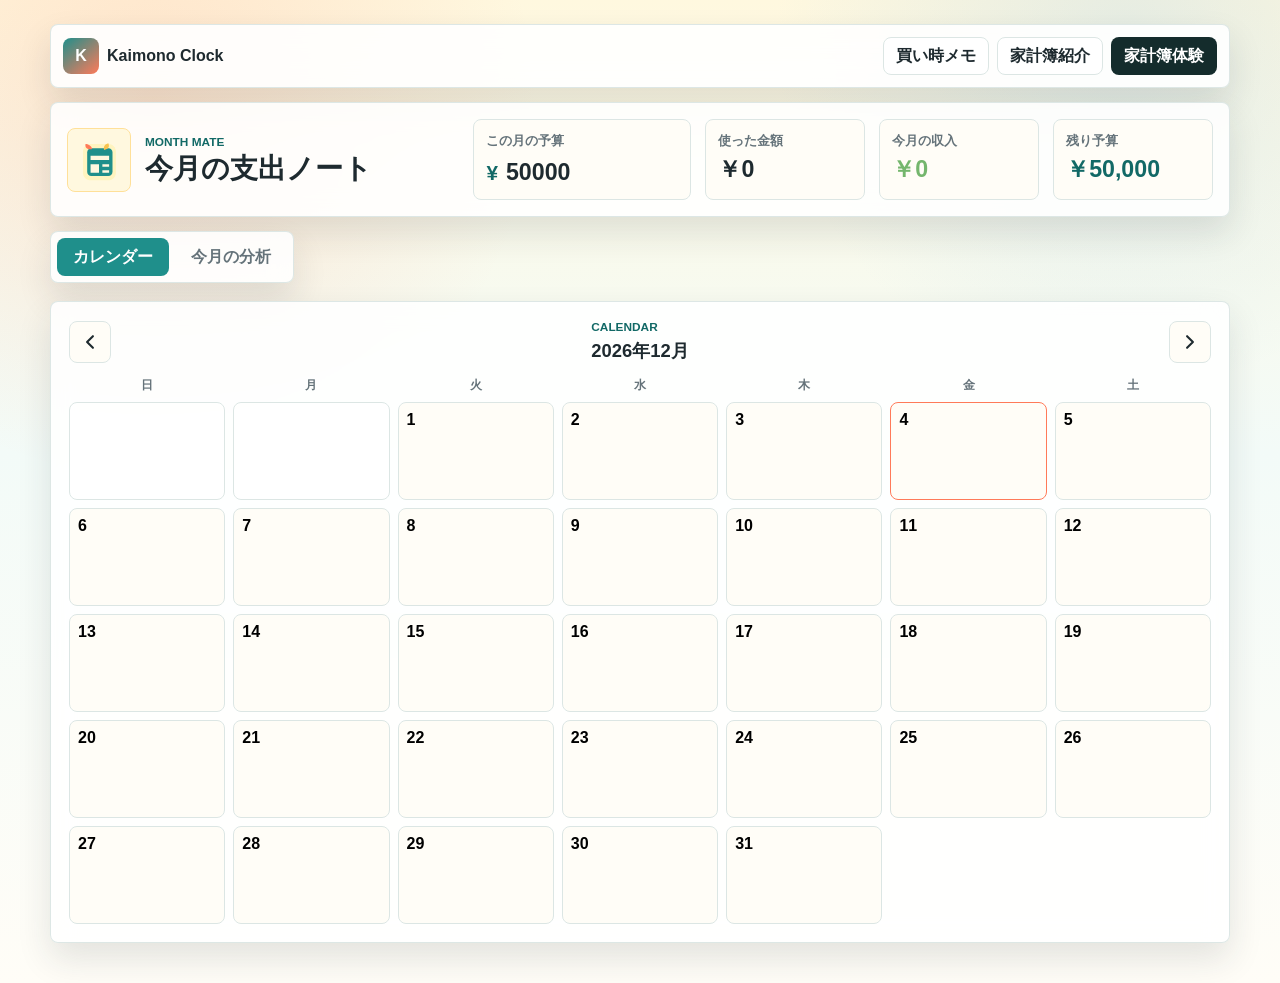
<file: household.html>
<!doctype html>
<html lang="ja">
  <head>
    <meta charset="utf-8">
    <meta name="viewport" content="width=device-width, initial-scale=1">
    <title>家計簿体験 | Kaimono Clock</title>
    <style>
:root {
  --ink: #1e2a2f;
  --muted: #65737a;
  --line: #dce6e4;
  --paper: #fffdf7;
  --panel: #ffffff;
  --mint: #1f8f8b;
  --mint-dark: #126966;
  --coral: #ff7a59;
  --sun: #f8c24e;
  --sky: #72b7f2;
  --lavender: #9a7bd1;
  --green: #74b66d;
  --shadow: 0 16px 34px rgba(30, 42, 47, 0.12);
}

* {
  box-sizing: border-box;
}

[hidden] {
  display: none !important;
}

body {
  margin: 0;
  min-height: 100vh;
  color: var(--ink);
  font-family: "Segoe UI", "Yu Gothic UI", "Hiragino Sans", Meiryo, sans-serif;
  background:
    radial-gradient(circle at 12% 10%, rgba(255, 122, 89, 0.16), transparent 24rem),
    radial-gradient(circle at 88% 4%, rgba(114, 183, 242, 0.18), transparent 22rem),
    linear-gradient(180deg, #fff8df 0%, #f3fbf8 46%, #fffdf7 100%);
}

html,
body {
  overflow-x: hidden;
}

button,
input,
select {
  font: inherit;
}

button {
  cursor: pointer;
  min-width: 0;
}

.app-shell {
  width: min(1180px, calc(100% - 32px));
  margin: 0 auto;
  padding: 24px 0 40px;
}

.top-bar,
.calendar-section,
.entry-panel,
.ledger-section,
.report-section,
.view-tabs {
  background: rgba(255, 255, 255, 0.88);
  border: 1px solid rgba(220, 230, 228, 0.95);
  box-shadow: var(--shadow);
  backdrop-filter: blur(12px);
}

.top-bar {
  display: grid;
  grid-template-columns: minmax(240px, 1.35fr) minmax(170px, 0.75fr) repeat(3, minmax(135px, 0.55fr));
  gap: 14px;
  align-items: stretch;
  padding: 16px;
  border-radius: 8px;
}

.brand-block {
  display: flex;
  align-items: center;
  gap: 14px;
  min-width: 0;
}

.brand-mark {
  display: grid;
  flex: 0 0 64px;
  width: 64px;
  height: 64px;
  place-items: center;
  border-radius: 8px;
  background: #fff8df;
  border: 1px solid #ffe099;
}

.brand-mark svg {
  width: 54px;
  height: 54px;
}

.eyebrow {
  margin: 0 0 4px;
  color: var(--mint-dark);
  font-size: 0.74rem;
  font-weight: 800;
  letter-spacing: 0;
  text-transform: uppercase;
}

h1,
h2,
h3,
p {
  margin-top: 0;
}

h1 {
  margin-bottom: 0;
  font-size: clamp(1.45rem, 2.2vw, 2rem);
  line-height: 1.12;
}

h2 {
  margin-bottom: 0;
  font-size: 1.15rem;
}

h3 {
  margin-bottom: 0;
  font-size: 1rem;
}

.budget-panel,
.stat-tile {
  min-height: 78px;
  padding: 12px;
  border-radius: 8px;
  background: #fffdf7;
  border: 1px solid var(--line);
}

.budget-panel label,
.stat-tile span {
  display: block;
  color: var(--muted);
  font-size: 0.82rem;
  font-weight: 700;
}

.budget-input {
  display: flex;
  align-items: center;
  gap: 6px;
  margin-top: 8px;
  color: var(--mint-dark);
  font-size: 1.3rem;
  font-weight: 900;
}

.budget-input input {
  width: 100%;
  min-width: 0;
  border: 0;
  outline: 0;
  background: transparent;
  color: var(--ink);
  font-size: 1.45rem;
  font-weight: 900;
}

.stat-tile strong {
  display: block;
  margin-top: 8px;
  font-size: 1.45rem;
  line-height: 1;
}

.remaining strong {
  color: var(--mint-dark);
}

.income strong {
  color: var(--green);
}

.remaining.is-over strong {
  color: #c84b35;
}

.view-tabs {
  display: inline-flex;
  gap: 6px;
  margin-top: 14px;
  padding: 6px;
  border-radius: 8px;
}

.tab-button {
  min-height: 38px;
  border: 0;
  border-radius: 8px;
  padding: 0 16px;
  background: transparent;
  color: var(--muted);
  font-weight: 900;
}

.tab-button.is-active {
  background: var(--mint);
  color: white;
}

.view-page {
  display: none;
}

.view-page.is-active {
  display: block;
}

.workspace {
  display: grid;
  grid-template-columns: minmax(0, 1fr) 340px;
  gap: 18px;
  margin-top: 18px;
  align-items: start;
}

.calendar-section,
.entry-panel,
.ledger-section,
.report-section {
  border-radius: 8px;
  padding: 18px;
}

.calendar-only {
  margin-top: 18px;
}

.calendar-only .calendar-grid {
  min-height: 520px;
}

.section-head {
  display: flex;
  align-items: center;
  justify-content: space-between;
  gap: 12px;
  margin-bottom: 14px;
}

.section-head.compact {
  margin-bottom: 12px;
}

.icon-button {
  display: grid;
  width: 42px;
  height: 42px;
  place-items: center;
  border: 1px solid var(--line);
  border-radius: 8px;
  background: #fffdf7;
  color: var(--ink);
}

.icon-button:hover,
.ghost-button:hover {
  border-color: var(--mint);
}

.icon-button svg,
.primary-button svg,
.secondary-button svg {
  width: 20px;
  height: 20px;
  fill: none;
  stroke: currentColor;
  stroke-linecap: round;
  stroke-linejoin: round;
  stroke-width: 2.5;
}

.weekday-row,
.calendar-grid {
  display: grid;
  grid-template-columns: repeat(7, minmax(0, 1fr));
}

.weekday-row {
  gap: 8px;
  margin-bottom: 8px;
  color: var(--muted);
  font-size: 0.78rem;
  font-weight: 800;
  text-align: center;
}

.calendar-grid {
  gap: 8px;
}

.day-cell {
  appearance: none;
  position: relative;
  display: flex;
  flex-direction: column;
  width: 100%;
  min-width: 0;
  min-height: 98px;
  padding: 8px;
  border: 1px solid var(--line);
  border-radius: 8px;
  background: #fffdf7;
  text-align: left;
}

.day-cell:not(.empty):hover {
  border-color: var(--mint);
  transform: translateY(-1px);
}

.day-cell.empty {
  background: rgba(255, 255, 255, 0.44);
  box-shadow: none;
}

.day-cell.is-today {
  border-color: var(--coral);
}

.day-cell.is-selected {
  outline: 3px solid rgba(31, 143, 139, 0.18);
  border-color: var(--mint);
}

.day-number {
  font-weight: 900;
}

.day-total {
  margin-top: auto;
  color: var(--mint-dark);
  font-size: 0.86rem;
  font-weight: 900;
  word-break: keep-all;
}

.day-income {
  min-height: 1em;
  color: var(--green);
  font-size: 0.74rem;
  font-weight: 900;
}

.category-dots {
  display: flex;
  flex-wrap: wrap;
  gap: 4px;
  margin-top: 8px;
}

.dot {
  width: 8px;
  height: 8px;
  border-radius: 999px;
}

.income-dot {
  background: var(--green);
}

.expense-form {
  display: grid;
  gap: 11px;
}

.expense-form label {
  display: grid;
  gap: 6px;
  color: var(--muted);
  font-size: 0.82rem;
  font-weight: 800;
}

.expense-form input,
.expense-form select {
  width: 100%;
  min-height: 44px;
  border: 1px solid var(--line);
  border-radius: 8px;
  padding: 10px 12px;
  background: #fffdf7;
  color: var(--ink);
  outline: 0;
}

.expense-form input:focus,
.expense-form select:focus {
  border-color: var(--mint);
  box-shadow: 0 0 0 3px rgba(31, 143, 139, 0.14);
}

.primary-button,
.secondary-button,
.ghost-button {
  display: inline-flex;
  align-items: center;
  justify-content: center;
  gap: 8px;
  min-height: 44px;
  border-radius: 8px;
  font-weight: 900;
}

.primary-button {
  border: 0;
  background: var(--mint);
  color: white;
}

.primary-button:hover {
  background: var(--mint-dark);
}

.secondary-button {
  border: 0;
  background: var(--green);
  color: white;
}

.secondary-button:hover {
  background: #548f4f;
}

.ghost-button {
  border: 1px solid var(--line);
  background: #fffdf7;
  color: var(--ink);
  padding: 0 14px;
}

.summary-block {
  margin-top: 18px;
  padding-top: 16px;
  border-top: 1px solid var(--line);
}

.income-block {
  padding-bottom: 2px;
}

.summary-head {
  display: flex;
  justify-content: space-between;
  align-items: center;
  margin-bottom: 12px;
}

.summary-head span {
  color: var(--muted);
  font-size: 0.82rem;
  font-weight: 800;
}

.category-summary {
  display: grid;
  gap: 10px;
}

.budget-alert {
  margin-bottom: 12px;
  padding: 10px 12px;
  border: 1px solid rgba(255, 122, 89, 0.45);
  border-radius: 8px;
  background: rgba(255, 122, 89, 0.11);
  color: #9d3f2d;
  font-size: 0.82rem;
  font-weight: 900;
  line-height: 1.45;
}

.global-budget-alert {
  margin-top: 12px;
  margin-bottom: 0;
  box-shadow: 0 12px 24px rgba(157, 63, 45, 0.12);
}

.summary-row {
  display: grid;
  grid-template-columns: 92px 1fr auto;
  gap: 8px;
  align-items: center;
  font-size: 0.85rem;
  font-weight: 800;
}

.category-budget-row {
  grid-template-columns: 82px minmax(62px, 1fr) auto;
  padding-bottom: 10px;
  border-bottom: 1px solid rgba(220, 230, 228, 0.72);
}

.category-budget-row:last-child {
  border-bottom: 0;
  padding-bottom: 0;
}

.summary-label {
  min-width: 0;
}

.category-budget-input {
  display: flex;
  grid-column: 1 / 3;
  align-items: center;
  gap: 7px;
  color: var(--muted);
  font-size: 0.75rem;
  white-space: nowrap;
}

.category-budget-input input {
  width: 100%;
  min-height: 34px;
  border: 1px solid var(--line);
  border-radius: 8px;
  padding: 6px 8px;
  background: #fffdf7;
  color: var(--ink);
  font-weight: 900;
  outline: 0;
}

.category-budget-status {
  color: var(--muted);
  font-size: 0.74rem;
  text-align: right;
}

.category-budget-status.is-over {
  color: #c84b35;
}

.bar-track {
  height: 10px;
  overflow: hidden;
  border-radius: 999px;
  background: #eaf1ef;
}

.bar-fill {
  height: 100%;
  border-radius: inherit;
}

.ledger-section {
  margin-top: 18px;
}

.expense-list {
  display: grid;
  gap: 10px;
}

.expense-item {
  display: grid;
  grid-template-columns: 92px 1fr auto 40px;
  gap: 12px;
  align-items: center;
  padding: 11px;
  border: 1px solid var(--line);
  border-radius: 8px;
  background: #fffdf7;
}

.date-pill,
.category-pill {
  display: inline-flex;
  align-items: center;
  justify-content: center;
  min-height: 30px;
  border-radius: 999px;
  font-size: 0.78rem;
  font-weight: 900;
  white-space: nowrap;
}

.date-pill {
  background: #edf7f4;
  color: var(--mint-dark);
}

.category-pill {
  width: fit-content;
  padding: 0 10px;
  color: white;
}

.expense-main {
  min-width: 0;
}

.expense-main strong {
  display: block;
  overflow: hidden;
  text-overflow: ellipsis;
  white-space: nowrap;
}

.expense-main span {
  display: inline-flex;
  margin-top: 5px;
}

.expense-amount {
  font-size: 1rem;
  font-weight: 900;
  text-align: right;
}

.delete-button {
  display: grid;
  width: 36px;
  height: 36px;
  place-items: center;
  border: 1px solid var(--line);
  border-radius: 8px;
  background: white;
  color: #c84b35;
}

.delete-button svg {
  width: 18px;
  height: 18px;
  fill: none;
  stroke: currentColor;
  stroke-linecap: round;
  stroke-linejoin: round;
  stroke-width: 2.2;
}

.income-item .expense-amount {
  color: var(--green);
}

.modal-backdrop {
  position: fixed;
  inset: 0;
  z-index: 20;
  display: grid;
  place-items: center;
  padding: 18px;
  background: rgba(30, 42, 47, 0.28);
  backdrop-filter: blur(8px);
}

.entry-modal {
  width: min(320px, calc(100vw - 36px));
  max-height: min(760px, calc(100vh - 36px));
  overflow: auto;
  padding: 18px;
  border: 1px solid var(--line);
  border-radius: 8px;
  background: rgba(255, 255, 255, 0.97);
  box-shadow: 0 24px 70px rgba(30, 42, 47, 0.26);
}

.modal-head {
  display: flex;
  align-items: center;
  justify-content: space-between;
  gap: 12px;
  margin-bottom: 12px;
}

.modal-tabs {
  display: grid;
  grid-template-columns: 1fr 1fr;
  gap: 6px;
  margin-bottom: 12px;
  padding: 6px;
  border: 1px solid var(--line);
  border-radius: 8px;
  background: #fffdf7;
}

.modal-tab {
  min-height: 38px;
  border: 0;
  border-radius: 8px;
  background: transparent;
  color: var(--muted);
  font-weight: 900;
}

.modal-tab.is-active {
  background: var(--mint);
  color: white;
}

.modal-form {
  display: none;
}

.modal-form.is-active {
  display: grid;
}

.day-mini-list {
  margin-top: 16px;
  padding-top: 14px;
  border-top: 1px solid var(--line);
}

.day-mini-list h3 {
  margin-bottom: 10px;
}

.compact-list {
  gap: 8px;
}

.compact-record {
  grid-template-columns: 56px 1fr auto 40px;
}

.empty-state {
  display: grid;
  place-items: center;
  gap: 8px;
  padding: 24px;
  color: var(--muted);
  text-align: center;
  border: 1px dashed var(--line);
  border-radius: 8px;
  background: #fffdf7;
}

.empty-state svg {
  width: 120px;
  height: 80px;
}

.empty-state p {
  margin-bottom: 0;
  font-weight: 800;
}

.report-page {
  margin-top: 18px;
}

.report-grid {
  display: grid;
  grid-template-columns: minmax(0, 1.25fr) minmax(280px, 0.75fr);
  gap: 18px;
}

.report-section.wide {
  grid-row: span 2;
}

.report-note {
  color: var(--muted);
  font-size: 0.82rem;
  font-weight: 800;
}

.monthly-chart {
  display: grid;
  grid-template-columns: repeat(6, minmax(0, 1fr));
  gap: 14px;
  min-height: 310px;
  align-items: end;
  padding: 8px 4px 0;
}

.month-bar {
  display: grid;
  gap: 8px;
  min-width: 0;
  text-align: center;
}

.bar-pair {
  display: flex;
  align-items: end;
  justify-content: center;
  gap: 7px;
  height: 220px;
  padding: 10px 4px;
  border-radius: 8px;
  background: #fffdf7;
  border: 1px solid var(--line);
}

.budget-bar,
.spent-bar {
  display: block;
  width: 20px;
  min-height: 4px;
  border-radius: 999px 999px 4px 4px;
}

.budget-bar {
  background: var(--sun);
}

.spent-bar {
  background: var(--mint);
}

.spent-bar.is-over {
  background: var(--coral);
}

.month-bar strong {
  font-size: 0.86rem;
}

.month-bar span {
  color: var(--muted);
  font-size: 0.78rem;
  font-weight: 800;
}

.saving-stats {
  display: grid;
  grid-template-columns: 1fr 1fr;
  gap: 10px;
  margin-bottom: 14px;
}

.saving-stats div {
  min-width: 0;
  padding: 12px;
  border: 1px solid var(--line);
  border-radius: 8px;
  background: #fffdf7;
}

.saving-stats span {
  display: block;
  color: var(--muted);
  font-size: 0.78rem;
  font-weight: 800;
}

.saving-stats strong {
  display: block;
  margin-top: 7px;
  color: var(--mint-dark);
  font-size: 1.12rem;
  line-height: 1;
}

.saving-flow,
.ranking-list {
  display: grid;
  gap: 10px;
}

.saving-row {
  display: grid;
  grid-template-columns: 42px minmax(0, 1fr) auto;
  gap: 8px;
  align-items: center;
  font-size: 0.82rem;
  font-weight: 900;
}

.saving-track {
  height: 12px;
  overflow: hidden;
  border-radius: 999px;
  background: #eaf1ef;
}

.saving-fill {
  display: block;
  height: 100%;
  border-radius: inherit;
}

.saving-fill.plus {
  background: var(--green);
}

.saving-fill.minus {
  background: var(--coral);
}

.ranking-row {
  display: grid;
  grid-template-columns: 34px 1fr;
  gap: 10px;
  align-items: center;
  padding: 10px;
  border: 1px solid var(--line);
  border-radius: 8px;
  background: #fffdf7;
}

.rank-badge {
  display: grid;
  width: 30px;
  height: 30px;
  place-items: center;
  border-radius: 999px;
  background: var(--mint);
  color: white;
  font-weight: 900;
}

.ranking-main {
  display: grid;
  gap: 8px;
  min-width: 0;
}

.ranking-main div {
  display: flex;
  justify-content: space-between;
  gap: 8px;
}

.ranking-main strong,
.ranking-main span {
  min-width: 0;
  font-size: 0.82rem;
}

.ranking-main span {
  color: var(--muted);
  font-weight: 800;
  text-align: right;
}

@media (max-width: 940px) {
  .top-bar {
    grid-template-columns: 1fr 1fr;
  }

  .brand-block {
    grid-column: 1 / -1;
  }

  .workspace {
    grid-template-columns: 1fr;
  }

  .report-grid {
    grid-template-columns: 1fr;
  }

  .report-section.wide {
    grid-row: auto;
  }
}

@media (max-width: 640px) {
  .app-shell {
    width: min(370px, calc(100vw - 20px));
    max-width: 370px;
    margin-right: 10px;
    margin-left: 10px;
    padding-top: 10px;
  }

  .top-bar {
    grid-template-columns: 1fr;
    gap: 10px;
    padding: 12px;
  }

  .view-tabs {
    display: grid;
    grid-template-columns: 1fr 1fr;
    width: 100%;
  }

  .brand-mark {
    flex-basis: 56px;
    width: 56px;
    height: 56px;
  }

  .calendar-section,
  .entry-panel,
  .ledger-section,
  .report-section {
    padding: 12px;
  }

  .section-head {
    gap: 8px;
  }

  .calendar-grid,
  .weekday-row {
    gap: 4px;
  }

  .day-cell {
    min-height: 68px;
    padding: 5px 4px;
  }

  .calendar-only .calendar-grid {
    min-height: auto;
  }

  .day-total {
    font-size: 0.66rem;
  }

  .day-income {
    font-size: 0.62rem;
  }

  .dot {
    width: 6px;
    height: 6px;
  }

  .summary-row {
    grid-template-columns: 74px 1fr auto;
    font-size: 0.78rem;
  }

  .category-budget-input {
    grid-column: 1 / -1;
  }

  .category-budget-status {
    grid-column: 1 / -1;
    text-align: left;
  }

  .expense-item {
    grid-template-columns: 1fr 40px;
    gap: 8px;
  }

  .date-pill {
    justify-self: start;
  }

  .expense-main {
    grid-column: 1 / 2;
  }

  .expense-amount {
    grid-column: 1 / 2;
    text-align: left;
  }

  .delete-button {
    grid-column: 2 / 3;
    grid-row: 1 / 4;
    align-self: center;
  }

  .entry-modal {
    max-height: calc(100vh - 20px);
    padding: 14px;
  }

  .compact-record {
    grid-template-columns: 1fr 40px;
  }

  .ghost-button {
    padding: 0 10px;
    font-size: 0.82rem;
  }

  .monthly-chart {
    gap: 8px;
    min-height: 250px;
  }

  .bar-pair {
    height: 166px;
    gap: 4px;
    padding: 8px 3px;
  }

  .budget-bar,
  .spent-bar {
    width: 13px;
  }

  .saving-stats {
    grid-template-columns: 1fr;
  }

  .saving-row {
    grid-template-columns: 38px minmax(0, 1fr);
  }

  .saving-row strong {
    grid-column: 2 / 3;
  }

  .ranking-main div {
    display: grid;
  }

  .ranking-main span {
    text-align: left;
  }
}


    .experience-nav {
      display: flex;
      align-items: center;
      justify-content: space-between;
      gap: 12px;
      margin-bottom: 14px;
      padding: 12px;
      border: 1px solid rgba(220, 230, 228, 0.95);
      border-radius: 8px;
      background: rgba(255, 255, 255, 0.9);
      box-shadow: var(--shadow);
      backdrop-filter: blur(12px);
    }

    .experience-brand,
    .experience-links {
      display: flex;
      align-items: center;
      gap: 8px;
      min-width: 0;
    }

    .experience-logo {
      display: grid;
      width: 36px;
      height: 36px;
      place-items: center;
      border-radius: 8px;
      color: #fff;
      background: linear-gradient(140deg, var(--mint), var(--coral));
      font-weight: 900;
    }

    .experience-brand strong {
      overflow-wrap: anywhere;
    }

    .experience-link {
      min-height: 38px;
      display: inline-grid;
      place-items: center;
      border: 1px solid var(--line);
      border-radius: 8px;
      padding: 0 12px;
      color: var(--ink);
      background: #fff;
      font-weight: 900;
      text-decoration: none;
      white-space: nowrap;
    }

    .experience-link.primary {
      border-color: transparent;
      color: #fff;
      background: #142c2c;
    }

    @media (max-width: 640px) {
      .experience-nav,
      .experience-links {
        align-items: stretch;
        flex-direction: column;
      }

      .experience-link {
        width: 100%;
      }
    }

    </style>
  </head>
  <body>
    <div class="app-shell">
      <nav class="experience-nav" aria-label="アプリ体験ナビゲーション">
        <div class="experience-brand">
          <span class="experience-logo">K</span>
          <strong>Kaimono Clock</strong>
        </div>
        <div class="experience-links">
          <a class="experience-link" href="./app.html">買い時メモ</a>
          <a class="experience-link" href="./budget.html">家計簿紹介</a>
          <a class="experience-link primary" href="./household.html" aria-current="page">家計簿体験</a>
        </div>
      </nav>
      <header class="top-bar" aria-label="家計簿の概要">
        <div class="brand-block">
          <div class="brand-mark" aria-hidden="true">
            <svg viewBox="0 0 64 64" role="img">
              <path d="M13 22c0-5 4-9 9-9h21c5 0 9 4 9 9v25c0 5-4 9-9 9H22c-5 0-9-4-9-9V22z" fill="#fff4bf"/>
              <path d="M18 23c0-3 2-5 5-5h20c3 0 5 2 5 5v23c0 3-2 5-5 5H23c-3 0-5-2-5-5V23z" fill="#1f8f8b"/>
              <path d="M22 27h22v5H22v-5zm0 10h10v10H22V37zm14 0h8v3h-8v-3zm0 7h8v3h-8v-3z" fill="#fff8df"/>
              <path d="M16 13c3 0 7 2 8 6-5 1-9-1-8-6z" fill="#ff7a59"/>
              <path d="M43 12c-4 1-6 4-5 8 5-1 7-4 5-8z" fill="#f8c24e"/>
            </svg>
          </div>
          <div>
            <p class="eyebrow">Month Mate</p>
            <h1>今月の支出ノート</h1>
          </div>
        </div>

        <div class="budget-panel">
          <label for="monthlyBudget">この月の予算</label>
          <div class="budget-input">
            <span>¥</span>
            <input id="monthlyBudget" type="number" inputmode="numeric" min="0" step="500" value="50000">
          </div>
        </div>

        <div class="stat-tile">
          <span>使った金額</span>
          <strong id="spentTotal">¥0</strong>
        </div>
        <div class="stat-tile income">
          <span>今月の収入</span>
          <strong id="incomeTotal">¥0</strong>
        </div>
        <div class="stat-tile remaining">
          <span>残り予算</span>
          <strong id="remainingBudget">¥0</strong>
        </div>
      </header>

      <nav class="view-tabs" aria-label="ページ切り替え">
        <button class="tab-button is-active" type="button" data-view="calendarView">カレンダー</button>
        <button class="tab-button" type="button" data-view="reportView">今月の分析</button>
      </nav>
      <div id="globalBudgetAlert" class="budget-alert global-budget-alert" hidden></div>

      <section id="calendarView" class="view-page is-active">
        <section class="calendar-section calendar-only" aria-label="月別カレンダー">
          <div class="section-head">
            <button class="icon-button" id="prevMonth" type="button" aria-label="前の月">
              <svg viewBox="0 0 24 24" aria-hidden="true"><path d="M15.5 5 8.5 12l7 7"/></svg>
            </button>
            <div>
              <p class="eyebrow">Calendar</p>
              <h2 id="currentMonth">2026年6月</h2>
            </div>
            <button class="icon-button" id="nextMonth" type="button" aria-label="次の月">
              <svg viewBox="0 0 24 24" aria-hidden="true"><path d="m8.5 5 7 7-7 7"/></svg>
            </button>
          </div>
          <div class="weekday-row" aria-hidden="true">
            <span>日</span><span>月</span><span>火</span><span>水</span><span>木</span><span>金</span><span>土</span>
          </div>
          <div class="calendar-grid" id="calendarGrid"></div>
        </section>
      </section>

      <section id="reportView" class="view-page report-page" aria-label="今月の分析">
        <div class="report-grid">
          <section class="report-section wide">
            <div class="section-head">
              <div>
                <p class="eyebrow">Monthly</p>
                <h2>月単位の予算と支出</h2>
              </div>
              <span class="report-note">直近6か月</span>
            </div>
            <div id="monthlyChart" class="monthly-chart"></div>
          </section>

          <section class="report-section">
            <div class="section-head compact">
              <div>
                <p class="eyebrow">Savings</p>
                <h2>積み立ての収支</h2>
              </div>
            </div>
            <div class="saving-stats">
              <div>
                <span>今月の積み立て</span>
                <strong id="currentSaving">¥0</strong>
              </div>
              <div>
                <span>直近6か月の累計</span>
                <strong id="totalSaving">¥0</strong>
              </div>
            </div>
            <div id="savingFlow" class="saving-flow"></div>
          </section>

          <section class="report-section">
            <div class="section-head compact">
              <div>
                <p class="eyebrow">Ranking</p>
                <h2>ジャンル別ランキング</h2>
              </div>
            </div>
            <div id="categoryRanking" class="ranking-list"></div>
          </section>

          <section class="report-section">
            <div class="summary-head">
              <div>
                <p class="eyebrow">Budget</p>
                <h2>ジャンル別予算</h2>
              </div>
              <span id="entryCount">0件</span>
            </div>
            <div id="categoryBudgetAlert" class="budget-alert" hidden></div>
            <div id="categorySummary" class="category-summary"></div>
          </section>

          <section class="report-section wide">
            <div class="section-head">
              <div>
                <p class="eyebrow">List</p>
                <h2 id="ledgerTitle">今月の明細</h2>
              </div>
            </div>
            <div id="expenseList" class="expense-list"></div>
          </section>

          <section class="report-section">
            <div class="section-head compact">
              <div>
                <p class="eyebrow">Income</p>
                <h2>今月の収入</h2>
              </div>
            </div>
            <div id="incomeList" class="expense-list"></div>
          </section>
        </div>
      </section>
    </div>

    <div class="modal-backdrop" id="entryModal" hidden>
      <section class="entry-modal" role="dialog" aria-modal="true" aria-labelledby="modalTitle">
        <div class="modal-head">
          <div>
            <p class="eyebrow">Entry</p>
            <h2 id="modalTitle">入力</h2>
          </div>
          <button class="icon-button" id="closeModal" type="button" aria-label="閉じる">
            <svg viewBox="0 0 24 24" aria-hidden="true"><path d="M6 6l12 12M18 6 6 18"/></svg>
          </button>
        </div>

        <div class="modal-tabs" aria-label="入力種類">
          <button class="modal-tab is-active" type="button" data-entry-tab="expense">支出</button>
          <button class="modal-tab" type="button" data-entry-tab="income">収入</button>
        </div>

        <form id="expenseForm" class="expense-form modal-form is-active" data-entry-panel="expense">
          <input id="expenseDate" type="hidden" required>
          <label>
            ジャンル
            <select id="expenseCategory" required></select>
          </label>
          <label>
            内容
            <input id="expenseTitle" type="text" maxlength="32" placeholder="例: お昼ごはん" required>
          </label>
          <label>
            金額
            <input id="expenseAmount" type="number" inputmode="numeric" min="1" step="1" placeholder="680" required>
          </label>
          <button class="primary-button" type="submit">
            <svg viewBox="0 0 24 24" aria-hidden="true"><path d="M12 5v14M5 12h14"/></svg>
            支出を追加
          </button>
        </form>

        <form id="incomeForm" class="expense-form modal-form" data-entry-panel="income">
          <input id="incomeDate" type="hidden" required>
          <label>
            ジャンル
            <select id="incomeCategory" required>
              <option value="allowance">お小遣い</option>
              <option value="salary">給与</option>
            </select>
          </label>
          <label>
            内容
            <input id="incomeTitle" type="text" maxlength="32" placeholder="例: バイト代" required>
          </label>
          <label>
            金額
            <input id="incomeAmount" type="number" inputmode="numeric" min="1" step="1" placeholder="10000" required>
          </label>
          <button class="secondary-button" type="submit">
            <svg viewBox="0 0 24 24" aria-hidden="true"><path d="M12 5v14M5 12h14"/></svg>
            収入を追加
          </button>
        </form>

        <div class="day-mini-list">
          <h3>この日の記録</h3>
          <div id="modalDayList" class="expense-list compact-list"></div>
        </div>
      </section>
    </div>

    <template id="emptyTemplate">
      <div class="empty-state">
        <svg viewBox="0 0 120 80" aria-hidden="true">
          <rect x="18" y="19" width="84" height="48" rx="8" fill="#fff4bf"/>
          <path d="M30 33h60M30 45h34M30 56h48" stroke="#1f8f8b" stroke-width="6" stroke-linecap="round"/>
          <circle cx="91" cy="22" r="14" fill="#ff7a59"/>
          <path d="M85 22h12M91 16v12" stroke="#fff8df" stroke-width="4" stroke-linecap="round"/>
        </svg>
        <p>この月の記録はまだありません。</p>
      </div>
    </template>
    <script>
const categories = [
  { id: "food", label: "食料品", color: "#1f8f8b" },
  { id: "daily", label: "日用品", color: "#ff7a59" },
  { id: "transport", label: "交通", color: "#72b7f2" },
  { id: "study", label: "学習", color: "#9a7bd1" },
  { id: "fashion", label: "服・美容", color: "#f8c24e" },
  { id: "fun", label: "遊び", color: "#74b66d" },
  { id: "other", label: "その他", color: "#6b7780" }
];

const incomeCategories = [
  { id: "allowance", label: "お小遣い", color: "#1f8f8b" },
  { id: "salary", label: "給与", color: "#74b66d" }
];

const yen = new Intl.NumberFormat("ja-JP", {
  style: "currency",
  currency: "JPY",
  maximumFractionDigits: 0
});

const legacyBudget = Number(localStorage.getItem("monthMateBudget")) || 50000;
const state = {
  viewDate: new Date(),
  selectedDate: null,
  expenses: loadJson("monthMateExpenses", []),
  incomes: loadJson("monthMateIncomes", []),
  monthlyBudgets: loadJson("monthMateMonthlyBudgets", {}),
  categoryBudgets: normalizeCategoryBudgets(loadJson("monthMateCategoryBudgets", {})),
  activeView: new URLSearchParams(location.search).get("view") === "report" ? "reportView" : "calendarView"
};

const els = {
  budget: document.querySelector("#monthlyBudget"),
  spent: document.querySelector("#spentTotal"),
  incomeTotal: document.querySelector("#incomeTotal"),
  remaining: document.querySelector("#remainingBudget"),
  remainingTile: document.querySelector(".remaining"),
  tabs: document.querySelectorAll(".tab-button"),
  views: document.querySelectorAll(".view-page"),
  month: document.querySelector("#currentMonth"),
  grid: document.querySelector("#calendarGrid"),
  form: document.querySelector("#expenseForm"),
  date: document.querySelector("#expenseDate"),
  category: document.querySelector("#expenseCategory"),
  title: document.querySelector("#expenseTitle"),
  amount: document.querySelector("#expenseAmount"),
  incomeForm: document.querySelector("#incomeForm"),
  incomeDate: document.querySelector("#incomeDate"),
  incomeCategory: document.querySelector("#incomeCategory"),
  incomeTitle: document.querySelector("#incomeTitle"),
  incomeAmount: document.querySelector("#incomeAmount"),
  modal: document.querySelector("#entryModal"),
  modalTitle: document.querySelector("#modalTitle"),
  modalTabs: document.querySelectorAll(".modal-tab"),
  modalPanels: document.querySelectorAll(".modal-form"),
  modalDayList: document.querySelector("#modalDayList"),
  closeModal: document.querySelector("#closeModal"),
  summary: document.querySelector("#categorySummary"),
  budgetAlert: document.querySelector("#categoryBudgetAlert"),
  globalBudgetAlert: document.querySelector("#globalBudgetAlert"),
  count: document.querySelector("#entryCount"),
  list: document.querySelector("#expenseList"),
  incomeList: document.querySelector("#incomeList"),
  ledgerTitle: document.querySelector("#ledgerTitle"),
  emptyTemplate: document.querySelector("#emptyTemplate"),
  monthlyChart: document.querySelector("#monthlyChart"),
  currentSaving: document.querySelector("#currentSaving"),
  totalSaving: document.querySelector("#totalSaving"),
  savingFlow: document.querySelector("#savingFlow"),
  ranking: document.querySelector("#categoryRanking")
};

init();

function init() {
  els.category.innerHTML = categories
    .map((category) => `<option value="${category.id}">${category.label}</option>`)
    .join("");

  document.querySelector("#prevMonth").addEventListener("click", () => moveMonth(-1));
  document.querySelector("#nextMonth").addEventListener("click", () => moveMonth(1));
  els.budget.addEventListener("input", updateBudget);
  els.form.addEventListener("submit", addExpense);
  els.incomeForm.addEventListener("submit", addIncome);
  els.closeModal.addEventListener("click", closeEntryModal);
  els.modal.addEventListener("click", (event) => {
    if (event.target === els.modal) closeEntryModal();
  });
  document.addEventListener("keydown", (event) => {
    if (event.key === "Escape" && !els.modal.hidden) closeEntryModal();
  });
  els.modalTabs.forEach((tab) => {
    tab.addEventListener("click", () => setEntryTab(tab.dataset.entryTab));
  });
  els.tabs.forEach((tab) => {
    tab.addEventListener("click", () => setView(tab.dataset.view));
  });

  setView(state.activeView, false);
  render();
  const entryDate = new URLSearchParams(location.search).get("entry");
  if (entryDate) openEntryModal(entryDate);
}

function loadJson(key, fallback) {
  try {
    return JSON.parse(localStorage.getItem(key)) || fallback;
  } catch {
    return fallback;
  }
}

function normalizeCategoryBudgets(value) {
  const keys = Object.keys(value || {});
  if (keys.some((key) => key.includes("-"))) return value || {};

  const currentKey = monthKey(new Date());
  return keys.length > 0 ? { [currentKey]: value } : {};
}

function saveExpenses() {
  localStorage.setItem("monthMateExpenses", JSON.stringify(state.expenses));
}

function saveIncomes() {
  localStorage.setItem("monthMateIncomes", JSON.stringify(state.incomes));
}

function saveMonthlyBudgets() {
  localStorage.setItem("monthMateMonthlyBudgets", JSON.stringify(state.monthlyBudgets));
}

function saveCategoryBudgets() {
  localStorage.setItem("monthMateCategoryBudgets", JSON.stringify(state.categoryBudgets));
}

function currentBudget() {
  return budgetForMonth(state.viewDate.getFullYear(), state.viewDate.getMonth());
}

function budgetForMonth(year, month) {
  return Number(state.monthlyBudgets[monthKey(new Date(year, month, 1))]) || legacyBudget;
}

function currentCategoryBudgets() {
  const key = monthKey(state.viewDate);
  state.categoryBudgets[key] ||= {};
  return state.categoryBudgets[key];
}

function updateBudget() {
  state.monthlyBudgets[monthKey(state.viewDate)] = Math.max(0, Number(els.budget.value) || 0);
  saveMonthlyBudgets();
  localStorage.setItem("monthMateBudget", String(state.monthlyBudgets[monthKey(state.viewDate)]));
  render();
}

function updateCategoryBudget(categoryId, value) {
  const budgets = currentCategoryBudgets();
  const amount = Math.max(0, Number(value) || 0);
  if (amount === 0) {
    delete budgets[categoryId];
  } else {
    budgets[categoryId] = amount;
  }
  saveCategoryBudgets();
  renderSummary();
  renderReports();
}

function addExpense(event) {
  event.preventDefault();

  const item = {
    id: crypto.randomUUID(),
    date: els.date.value,
    category: els.category.value,
    title: els.title.value.trim(),
    amount: Math.max(0, Number(els.amount.value) || 0)
  };

  if (!item.date || !item.title || item.amount <= 0) return;

  state.expenses.push(item);
  state.viewDate = dateFromInput(item.date);
  state.selectedDate = item.date;
  saveExpenses();
  els.form.reset();
  els.date.value = item.date;
  render();
  renderModalDayList();
}

function addIncome(event) {
  event.preventDefault();

  const item = {
    id: crypto.randomUUID(),
    date: els.incomeDate.value,
    category: els.incomeCategory.value,
    title: els.incomeTitle.value.trim(),
    amount: Math.max(0, Number(els.incomeAmount.value) || 0)
  };

  if (!item.date || !item.title || item.amount <= 0) return;

  state.incomes.push(item);
  state.viewDate = dateFromInput(item.date);
  state.selectedDate = item.date;
  saveIncomes();
  els.incomeForm.reset();
  els.incomeDate.value = item.date;
  render();
  renderModalDayList();
}

function deleteExpense(id) {
  state.expenses = state.expenses.filter((expense) => expense.id !== id);
  saveExpenses();
  render();
}

function deleteIncome(id) {
  state.incomes = state.incomes.filter((income) => income.id !== id);
  saveIncomes();
  render();
}

function moveMonth(offset) {
  state.viewDate = new Date(
    state.viewDate.getFullYear(),
    state.viewDate.getMonth() + offset,
    1
  );
  state.selectedDate = null;
  closeEntryModal();
  render();
}

function openEntryModal(dateKey) {
  state.selectedDate = dateKey;
  els.date.value = dateKey;
  els.incomeDate.value = dateKey;
  els.modalTitle.textContent = `${formatLongDate(dateKey)}の入力`;
  els.modal.hidden = false;
  setEntryTab("expense");
  renderCalendar();
  renderModalDayList();
  setTimeout(() => els.title.focus(), 0);
}

function closeEntryModal() {
  els.modal.hidden = true;
}

function setEntryTab(tabId) {
  els.modalTabs.forEach((tab) => {
    tab.classList.toggle("is-active", tab.dataset.entryTab === tabId);
  });
  els.modalPanels.forEach((panel) => {
    panel.classList.toggle("is-active", panel.dataset.entryPanel === tabId);
  });
}

function setView(viewId, updateHash = true) {
  state.activeView = viewId;
  els.tabs.forEach((tab) => {
    tab.classList.toggle("is-active", tab.dataset.view === viewId);
  });
  els.views.forEach((view) => {
    view.classList.toggle("is-active", view.id === viewId);
  });
  if (updateHash) {
    const url = viewId === "reportView" ? `${location.pathname}?view=report` : location.pathname;
    history.replaceState(null, "", url);
  }
  renderReports();
}

function render() {
  els.budget.value = currentBudget();
  renderCalendar();
  renderTotals();
  renderSummary();
  renderList();
  renderIncomeList();
  renderReports();
}

function renderCalendar() {
  const year = state.viewDate.getFullYear();
  const month = state.viewDate.getMonth();
  const firstDay = new Date(year, month, 1).getDay();
  const daysInMonth = new Date(year, month + 1, 0).getDate();
  const monthLabel = `${year}年${month + 1}月`;
  const todayKey = toDateInput(new Date());

  els.month.textContent = monthLabel;
  els.grid.innerHTML = "";

  for (let i = 0; i < firstDay; i += 1) {
    const empty = document.createElement("div");
    empty.className = "day-cell empty";
    els.grid.append(empty);
  }

  for (let day = 1; day <= daysInMonth; day += 1) {
    const dateKey = toDateInput(new Date(year, month, day));
    const dayExpenses = expensesForDate(dateKey);
    const dayIncomes = incomesForDate(dateKey);
    const total = sum(dayExpenses);
    const income = sum(dayIncomes);
    const cell = document.createElement("button");
    cell.type = "button";
    cell.className = "day-cell";
    if (dateKey === todayKey) cell.classList.add("is-today");
    if (dateKey === state.selectedDate) cell.classList.add("is-selected");
    cell.setAttribute("aria-label", `${month + 1}月${day}日 支出${yen.format(total)} 収入${yen.format(income)}`);
    cell.innerHTML = `
      <span class="day-number">${day}</span>
      <span class="category-dots">${categoryDots(dayExpenses)}${income > 0 ? '<span class="dot income-dot"></span>' : ""}</span>
      <span class="day-total">${total > 0 ? yen.format(total) : ""}</span>
      <span class="day-income">${income > 0 ? `+${yen.format(income)}` : ""}</span>
    `;
    cell.addEventListener("click", () => openEntryModal(dateKey));
    els.grid.append(cell);
  }
}

function renderTotals() {
  const spent = sum(currentMonthExpenses());
  const income = sum(currentMonthIncomes());
  const remaining = currentBudget() - spent;
  els.spent.textContent = yen.format(spent);
  els.incomeTotal.textContent = yen.format(income);
  els.remaining.textContent = yen.format(remaining);
  els.remainingTile.classList.toggle("is-over", remaining < 0);
}

function renderSummary() {
  const monthExpenses = currentMonthExpenses();
  const budgets = currentCategoryBudgets();
  const total = Math.max(sum(monthExpenses), 1);
  const categoryBudgetTotal = categories.reduce((amount, category) => {
    return amount + (Number(budgets[category.id]) || 0);
  }, 0);
  const budgetOverflow = categoryBudgetTotal - currentBudget();

  els.count.textContent = `${monthExpenses.length}件`;
  els.summary.innerHTML = "";
  const overflowMessage = budgetOverflow > 0
    ? `ジャンル別予算の合計が月予算を ${yen.format(budgetOverflow)} 超えています。`
    : "";
  els.budgetAlert.hidden = budgetOverflow <= 0;
  els.globalBudgetAlert.hidden = budgetOverflow <= 0;
  els.budgetAlert.textContent = overflowMessage;
  els.globalBudgetAlert.textContent = overflowMessage;

  categories.forEach((category) => {
    const categoryTotal = sum(monthExpenses.filter((item) => item.category === category.id));
    const categoryBudget = Number(budgets[category.id]) || 0;
    const basis = Math.max(categoryBudget, total, 1);
    const width = Math.min(100, Math.round((categoryTotal / basis) * 100));
    const remaining = categoryBudget - categoryTotal;
    const row = document.createElement("div");
    row.className = "summary-row category-budget-row";
    row.innerHTML = `
      <span class="summary-label">${category.label}</span>
      <span class="bar-track"><span class="bar-fill" style="width:${width}%; background:${category.color}"></span></span>
      <strong>${yen.format(categoryTotal)}</strong>
      <label class="category-budget-input">
        予算
        <input type="number" inputmode="numeric" min="0" step="100" value="${categoryBudget || ""}" placeholder="0">
      </label>
      <span class="category-budget-status ${categoryBudget > 0 && remaining < 0 ? "is-over" : ""}">
        ${categoryBudget > 0 ? `残り ${yen.format(remaining)}` : "未設定"}
      </span>
    `;
    row.querySelector("input").addEventListener("change", (event) => {
      updateCategoryBudget(category.id, event.target.value);
    });
    els.summary.append(row);
  });
}

function renderList() {
  const sorted = [...currentMonthExpenses()].sort((a, b) => b.date.localeCompare(a.date));
  els.ledgerTitle.textContent = "今月の明細";
  els.list.innerHTML = "";

  if (sorted.length === 0) {
    const empty = els.emptyTemplate.content.cloneNode(true);
    empty.querySelector("p").textContent = "この月の支出はまだありません。";
    els.list.append(empty);
    return;
  }

  sorted.forEach((expense) => {
    const category = categories.find((item) => item.id === expense.category) || categories.at(-1);
    els.list.append(createRecordRow(expense, category, "expense"));
  });
}

function renderIncomeList() {
  const sorted = [...currentMonthIncomes()].sort((a, b) => b.date.localeCompare(a.date));
  els.incomeList.innerHTML = "";

  if (sorted.length === 0) {
    const empty = els.emptyTemplate.content.cloneNode(true);
    empty.querySelector("p").textContent = "この月の収入はまだありません。";
    els.incomeList.append(empty);
    return;
  }

  sorted.forEach((income) => {
    const category = incomeCategories.find((item) => item.id === income.category) || incomeCategories[0];
    els.incomeList.append(createRecordRow(income, category, "income"));
  });
}

function renderModalDayList() {
  if (!state.selectedDate) return;
  const dayExpenses = expensesForDate(state.selectedDate).map((item) => ({ ...item, type: "expense" }));
  const dayIncomes = incomesForDate(state.selectedDate).map((item) => ({ ...item, type: "income" }));
  const items = [...dayExpenses, ...dayIncomes].sort((a, b) => b.id.localeCompare(a.id));
  els.modalDayList.innerHTML = "";

  if (items.length === 0) {
    const empty = els.emptyTemplate.content.cloneNode(true);
    empty.querySelector("p").textContent = "この日の記録はまだありません。";
    els.modalDayList.append(empty);
    return;
  }

  items.forEach((item) => {
    const category = item.type === "income"
      ? incomeCategories.find((categoryItem) => categoryItem.id === item.category) || incomeCategories[0]
      : categories.find((categoryItem) => categoryItem.id === item.category) || categories.at(-1);
    els.modalDayList.append(createRecordRow(item, category, item.type, true));
  });
}

function createRecordRow(item, category, type, compact = false) {
  const row = document.createElement("article");
  row.className = `expense-item ${type === "income" ? "income-item" : ""} ${compact ? "compact-record" : ""}`;
  row.innerHTML = `
    <span class="date-pill">${compact ? (type === "income" ? "収入" : "支出") : formatShortDate(item.date)}</span>
    <div class="expense-main">
      <strong>${escapeHtml(item.title)}</strong>
      <span class="category-pill" style="background:${category.color}">${category.label}</span>
    </div>
    <strong class="expense-amount">${type === "income" ? "+" : ""}${yen.format(item.amount)}</strong>
    <button class="delete-button" type="button" aria-label="${escapeHtml(item.title)}を削除">
      <svg viewBox="0 0 24 24" aria-hidden="true">
        <path d="M4 7h16M10 11v6M14 11v6M6 7l1 14h10l1-14M9 7l1-3h4l1 3"/>
      </svg>
    </button>
  `;
  row.querySelector("button").addEventListener("click", () => {
    if (type === "income") {
      deleteIncome(item.id);
    } else {
      deleteExpense(item.id);
    }
    if (!els.modal.hidden) renderModalDayList();
  });
  return row;
}

function renderReports() {
  renderMonthlyChart();
  renderSavingFlow();
  renderRanking();
}

function renderMonthlyChart() {
  const months = lastMonths(6);
  const maxValue = Math.max(
    ...months.map((month) => budgetForMonth(month.year, month.month)),
    ...months.map((month) => sum(expensesForMonth(month.year, month.month))),
    1
  );
  els.monthlyChart.innerHTML = months
    .map((month) => {
      const budget = budgetForMonth(month.year, month.month);
      const spent = sum(expensesForMonth(month.year, month.month));
      const budgetHeight = Math.max(4, Math.round((budget / maxValue) * 100));
      const spentHeight = Math.max(spent > 0 ? 4 : 0, Math.round((spent / maxValue) * 100));
      const remaining = budget - spent;
      return `
        <div class="month-bar">
          <div class="bar-pair" aria-label="${month.label} 予算${yen.format(budget)} 支出${yen.format(spent)}">
            <span class="budget-bar" style="height:${budgetHeight}%"></span>
            <span class="spent-bar ${remaining < 0 ? "is-over" : ""}" style="height:${spentHeight}%"></span>
          </div>
          <strong>${month.label}</strong>
          <span>${yen.format(spent)}</span>
        </div>
      `;
    })
    .join("");
}

function renderSavingFlow() {
  const months = lastMonths(6);
  const flows = months.map((month) => {
    const spent = sum(expensesForMonth(month.year, month.month));
    const income = sum(incomesForMonth(month.year, month.month));
    return {
      ...month,
      value: income - spent
    };
  });
  const current = flows.at(-1)?.value || 0;
  const total = flows.reduce((amount, month) => amount + month.value, 0);
  const maxAbs = Math.max(...flows.map((month) => Math.abs(month.value)), 1);

  els.currentSaving.textContent = yen.format(current);
  els.totalSaving.textContent = yen.format(total);
  els.savingFlow.innerHTML = flows
    .map((month) => {
      const width = Math.max(6, Math.round((Math.abs(month.value) / maxAbs) * 100));
      const type = month.value >= 0 ? "plus" : "minus";
      return `
        <div class="saving-row">
          <span>${month.label}</span>
          <div class="saving-track">
            <span class="saving-fill ${type}" style="width:${width}%"></span>
          </div>
          <strong>${yen.format(month.value)}</strong>
        </div>
      `;
    })
    .join("");
}

function renderRanking() {
  const monthExpenses = currentMonthExpenses();
  const budgets = currentCategoryBudgets();
  const ranking = categories
    .map((category) => ({
      ...category,
      spent: sum(monthExpenses.filter((expense) => expense.category === category.id)),
      budget: Number(budgets[category.id]) || 0
    }))
    .sort((a, b) => b.spent - a.spent);
  const maxSpent = Math.max(...ranking.map((item) => item.spent), 1);

  els.ranking.innerHTML = ranking
    .map((item, index) => {
      const width = Math.round((item.spent / maxSpent) * 100);
      const budgetText = item.budget > 0 ? ` / 予算 ${yen.format(item.budget)}` : "";
      return `
        <div class="ranking-row">
          <span class="rank-badge">${index + 1}</span>
          <div class="ranking-main">
            <div>
              <strong>${item.label}</strong>
              <span>${yen.format(item.spent)}${budgetText}</span>
            </div>
            <span class="bar-track"><span class="bar-fill" style="width:${width}%; background:${item.color}"></span></span>
          </div>
        </div>
      `;
    })
    .join("");
}

function currentMonthExpenses() {
  return expensesForMonth(state.viewDate.getFullYear(), state.viewDate.getMonth());
}

function currentMonthIncomes() {
  return incomesForMonth(state.viewDate.getFullYear(), state.viewDate.getMonth());
}

function expensesForMonth(year, month) {
  return state.expenses.filter((expense) => {
    const date = dateFromInput(expense.date);
    return date.getFullYear() === year && date.getMonth() === month;
  });
}

function incomesForMonth(year, month) {
  return state.incomes.filter((income) => {
    const date = dateFromInput(income.date);
    return date.getFullYear() === year && date.getMonth() === month;
  });
}

function expensesForDate(dateKey) {
  return state.expenses.filter((expense) => expense.date === dateKey);
}

function incomesForDate(dateKey) {
  return state.incomes.filter((income) => income.date === dateKey);
}

function sum(items) {
  return items.reduce((total, item) => total + Number(item.amount || 0), 0);
}

function categoryDots(items) {
  return [...new Set(items.map((item) => item.category))]
    .slice(0, 5)
    .map((id) => {
      const category = categories.find((item) => item.id === id) || categories.at(-1);
      return `<span class="dot" style="background:${category.color}"></span>`;
    })
    .join("");
}

function lastMonths(count) {
  const months = [];
  const base = new Date(state.viewDate.getFullYear(), state.viewDate.getMonth(), 1);
  for (let index = count - 1; index >= 0; index -= 1) {
    const date = new Date(base.getFullYear(), base.getMonth() - index, 1);
    months.push({
      year: date.getFullYear(),
      month: date.getMonth(),
      label: `${date.getMonth() + 1}月`
    });
  }
  return months;
}

function monthKey(date) {
  return `${date.getFullYear()}-${String(date.getMonth() + 1).padStart(2, "0")}`;
}

function toDateInput(date) {
  const year = date.getFullYear();
  const month = String(date.getMonth() + 1).padStart(2, "0");
  const day = String(date.getDate()).padStart(2, "0");
  return `${year}-${month}-${day}`;
}

function dateFromInput(value) {
  const [year, month, day] = value.split("-").map(Number);
  return new Date(year, month - 1, day);
}

function formatShortDate(value) {
  const date = dateFromInput(value);
  return `${date.getMonth() + 1}/${date.getDate()}`;
}

function formatLongDate(value) {
  const date = dateFromInput(value);
  return `${date.getMonth() + 1}月${date.getDate()}日`;
}

function escapeHtml(value) {
  return value.replace(/[&<>"']/g, (char) => ({
    "&": "&amp;",
    "<": "&lt;",
    ">": "&gt;",
    '"': "&quot;",
    "'": "&#039;"
  })[char]);
}

    </script>
  </body>
</html>
</file>
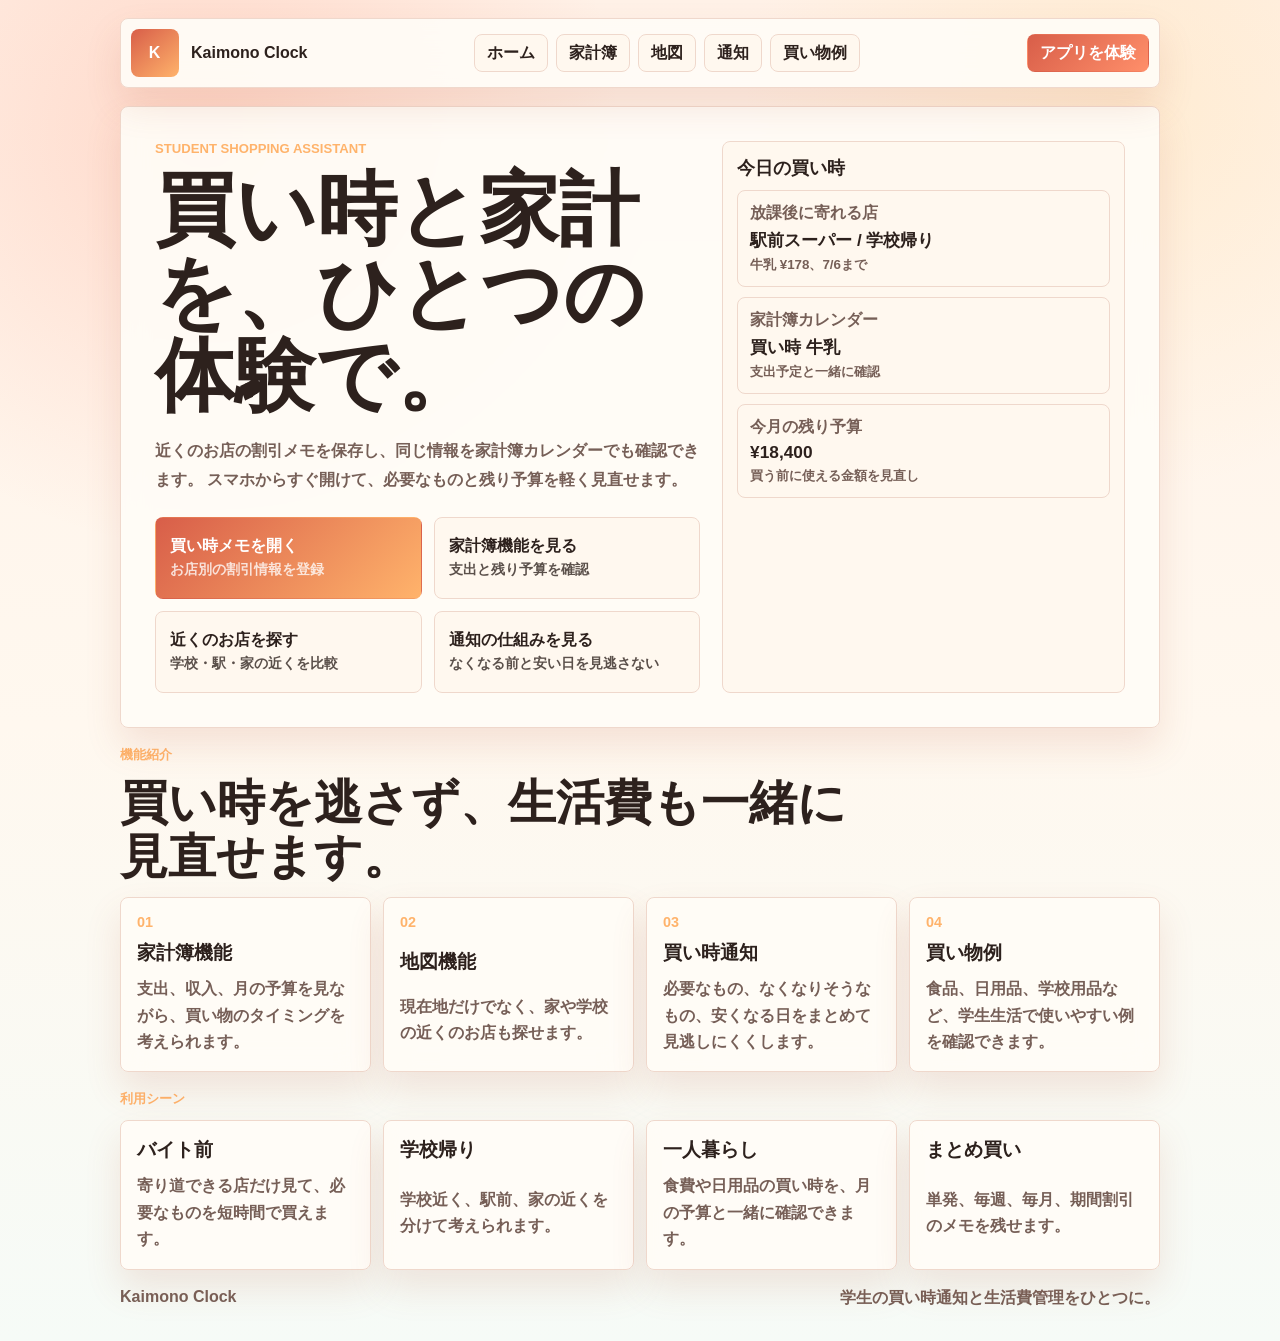
<file: index_ver2.html>
<!doctype html>
<html lang="ja">
  <head>
    <meta charset="utf-8" />
    <meta name="viewport" content="width=device-width, initial-scale=1" />
    <title>Kaimono Clock | 学生の買い時通知と家計簿アプリ</title>
    <meta
      name="description"
      content="Kaimono Clockは、近くのお店の割引情報、買い時メモ、家計簿カレンダーをまとめて確認できる学生向けアプリです。"
    />
    <style>
      :root {
        color-scheme: light;
        --ink: #2d211d;
        --muted: #765f57;
        --line: #efd8cc;
        --mint: #35b6a6;
        --mint-dark: #d85e49;
        --coral: #ffb36b;
        --paper: #fff8ef;
        --panel: rgba(255, 252, 247, 0.92);
        --shadow: 0 18px 36px rgba(181, 94, 65, 0.14);
      }

      * {
        box-sizing: border-box;
      }

      body {
        margin: 0;
        min-height: 100vh;
        color: var(--ink);
        font-family: "Segoe UI", "Yu Gothic UI", "Hiragino Sans", Meiryo, sans-serif;
        background:
          radial-gradient(circle at 16% 10%, rgba(255, 127, 95, 0.22), transparent 26rem),
          radial-gradient(circle at 88% 8%, rgba(255, 211, 122, 0.2), transparent 24rem),
          linear-gradient(180deg, #fff1e7 0%, #fff8ef 54%, #f6fbf7 100%);
      }

      a {
        color: inherit;
        text-decoration: none;
      }

      .shell {
        width: min(1040px, calc(100% - 28px));
        margin: 0 auto;
        padding: 18px 0 32px;
      }

      .site-header,
      .hero-panel,
      .page-card,
      .signal-card {
        border: 1px solid var(--line);
        border-radius: 8px;
        background: var(--panel);
        box-shadow: var(--shadow);
        backdrop-filter: blur(14px);
      }

      .site-header {
        position: sticky;
        top: 10px;
        z-index: 5;
        display: flex;
        align-items: center;
        justify-content: space-between;
        gap: 12px;
        padding: 10px;
      }

      .brand {
        display: flex;
        align-items: center;
        gap: 12px;
        min-width: 0;
        font-weight: 900;
      }

      .brand-mark {
        display: grid;
        flex: 0 0 48px;
        width: 48px;
        height: 48px;
        place-items: center;
        border-radius: 8px;
        color: #fff;
        background: linear-gradient(140deg, var(--mint-dark), var(--coral));
        font-weight: 900;
      }

      .nav-links {
        display: flex;
        align-items: center;
        gap: 8px;
        flex-wrap: wrap;
        justify-content: flex-end;
      }

      .nav-links a {
        min-height: 38px;
        border: 1px solid var(--line);
        border-radius: 8px;
        color: var(--ink);
        background: var(--paper);
        font: inherit;
        font-weight: 900;
      }

      .nav-links a {
        display: inline-grid;
        place-items: center;
        padding: 0 12px;
      }

      .nav-links .primary {
        color: #fff;
        border-color: transparent;
        background: linear-gradient(135deg, var(--mint-dark), var(--coral));
      }

      .header-cta {
        min-height: 38px;
        display: inline-grid;
        place-items: center;
        border-radius: 8px;
        padding: 0 12px;
        font-weight: 900;
        white-space: nowrap;
      }

      .app-cta {
        color: #fff;
        border: 1px solid transparent;
        background: linear-gradient(135deg, var(--mint-dark), #ff8f6a);
      }

      .hero-panel {
        display: grid;
        grid-template-columns: minmax(0, 1.15fr) minmax(280px, 0.85fr);
        gap: 22px;
        margin-top: 18px;
        padding: clamp(18px, 4vw, 34px);
      }

      .eyebrow {
        margin: 0 0 12px;
        color: var(--coral);
        font-size: 0.82rem;
        font-weight: 900;
        letter-spacing: 0;
        text-transform: uppercase;
      }

      h1 {
        max-width: 720px;
        margin: 0;
        font-size: clamp(2.35rem, 7vw, 5rem);
        line-height: 1.04;
        letter-spacing: 0;
      }

      .lead {
        max-width: 640px;
        margin: 18px 0 0;
        color: var(--muted);
        font-weight: 800;
        line-height: 1.85;
      }

      .actions {
        display: grid;
        grid-template-columns: repeat(2, minmax(0, 1fr));
        gap: 12px;
        margin-top: 22px;
      }

      .action-card {
        min-height: 82px;
        display: grid;
        align-content: center;
        gap: 4px;
        border: 1px solid var(--line);
        border-radius: 8px;
        padding: 14px;
        color: var(--ink);
        background: var(--paper);
        font-weight: 900;
      }

      .primary-action {
        color: #fff;
        border-color: transparent;
        background: linear-gradient(135deg, var(--mint-dark), var(--coral));
      }

      .action-card span {
        opacity: 0.78;
        font-size: 0.86rem;
      }

      .phone-preview {
        display: grid;
        gap: 10px;
        align-content: start;
        border: 1px solid var(--line);
        border-radius: 8px;
        padding: 14px;
        background: var(--paper);
      }

      .phone-preview h2 {
        margin: 0;
        font-size: 1.1rem;
      }

      .mini-card {
        display: grid;
        gap: 4px;
        border: 1px solid var(--line);
        border-radius: 8px;
        padding: 12px;
        background: var(--paper);
      }

      .mini-card strong {
        font-size: 1.08rem;
      }

      .mini-card span,
      .mini-card small {
        color: var(--muted);
        font-weight: 850;
      }

      .section {
        margin-top: 18px;
      }

      .section h2 {
        max-width: 760px;
        margin: 0 0 14px;
        font-size: clamp(1.7rem, 4vw, 3rem);
        line-height: 1.12;
      }

      .page-grid,
      .signal-grid {
        display: grid;
        grid-template-columns: repeat(4, minmax(0, 1fr));
        gap: 12px;
      }

      .page-card,
      .signal-card {
        display: grid;
        gap: 10px;
        padding: 16px;
      }

      .page-card strong {
        color: var(--coral);
        font-size: 0.9rem;
      }

      .page-card h3,
      .signal-card h3 {
        margin: 0;
        font-size: 1.2rem;
      }

      .page-card p,
      .signal-card p {
        margin: 0;
        color: var(--muted);
        font-weight: 800;
        line-height: 1.65;
      }

      .footer {
        display: flex;
        justify-content: space-between;
        gap: 12px;
        margin-top: 18px;
        color: var(--muted);
        font-weight: 850;
      }

      @media (max-width: 820px) {
        .site-header,
        .footer {
          align-items: stretch;
          flex-direction: column;
        }

        .nav-links {
          justify-content: stretch;
        }

        .nav-links a {
          flex: 1 1 120px;
        }

        .hero-panel,
        .page-grid,
        .signal-grid,
        .actions {
          grid-template-columns: 1fr;
        }

        .shell {
          width: min(420px, calc(100% - 20px));
          padding-top: 10px;
        }

        h1 {
          font-size: clamp(2.2rem, 12vw, 3.4rem);
        }
      }
    </style>
  </head>
  <body>
    <div class="shell">
      <header class="site-header">
        <a class="brand" href="./index_ver2.html" aria-label="Kaimono Clock トップへ">
          <span class="brand-mark">K</span>
          <strong>Kaimono Clock</strong>
        </a>
        <nav class="nav-links" aria-label="主要ナビゲーション">
          <a aria-current="page" href="./index_ver2.html">ホーム</a>
          <a href="./budget.html">家計簿</a>
          <a href="./map.html">地図</a>
          <a href="./alerts.html">通知</a>
          <a href="./items.html">買い物例</a>
        </nav>
        <a class="header-cta app-cta" href="./app.html">アプリを体験</a>
      </header>

      <main>
        <section class="hero-panel" aria-label="Kaimono Clock">
          <div>
            <p class="eyebrow">Student shopping assistant</p>
            <h1>買い時と家計を、ひとつの体験で。</h1>
            <p class="lead">
              近くのお店の割引メモを保存し、同じ情報を家計簿カレンダーでも確認できます。
              スマホからすぐ開けて、必要なものと残り予算を軽く見直せます。
            </p>
            <div class="actions">
              <a class="action-card primary-action" href="./app.html">
                買い時メモを開く
                <span>お店別の割引情報を登録</span>
              </a>
              <a class="action-card" href="./budget.html">
                家計簿機能を見る
                <span>支出と残り予算を確認</span>
              </a>
              <a class="action-card" href="./map.html">
                近くのお店を探す
                <span>学校・駅・家の近くを比較</span>
              </a>
              <a class="action-card" href="./alerts.html">
                通知の仕組みを見る
                <span>なくなる前と安い日を見逃さない</span>
              </a>
            </div>
          </div>

          <aside class="phone-preview" aria-label="アプリ画面イメージ">
            <h2>今日の買い時</h2>
            <div class="mini-card">
              <span>放課後に寄れる店</span>
              <strong>駅前スーパー / 学校帰り</strong>
              <small>牛乳 ¥178、7/6まで</small>
            </div>
            <div class="mini-card">
              <span>家計簿カレンダー</span>
              <strong>買い時 牛乳</strong>
              <small>支出予定と一緒に確認</small>
            </div>
            <div class="mini-card">
              <span>今月の残り予算</span>
              <strong>¥18,400</strong>
              <small>買う前に使える金額を見直し</small>
            </div>
          </aside>
        </section>

        <section class="section" aria-label="機能ページ">
          <p class="eyebrow">機能紹介</p>
          <h2>買い時を逃さず、生活費も一緒に見直せます。</h2>
          <div class="page-grid">
            <a class="page-card" href="./budget.html">
              <strong>01</strong>
              <h3>家計簿機能</h3>
              <p>支出、収入、月の予算を見ながら、買い物のタイミングを考えられます。</p>
            </a>
            <a class="page-card" href="./map.html">
              <strong>02</strong>
              <h3>地図機能</h3>
              <p>現在地だけでなく、家や学校の近くのお店も探せます。</p>
            </a>
            <a class="page-card" href="./alerts.html">
              <strong>03</strong>
              <h3>買い時通知</h3>
              <p>必要なもの、なくなりそうなもの、安くなる日をまとめて見逃しにくくします。</p>
            </a>
            <a class="page-card" href="./items.html">
              <strong>04</strong>
              <h3>買い物例</h3>
              <p>食品、日用品、学校用品など、学生生活で使いやすい例を確認できます。</p>
            </a>
          </div>
        </section>

        <section class="section" aria-label="学生生活での使い方">
          <p class="eyebrow">利用シーン</p>
          <div class="signal-grid">
            <div class="signal-card">
              <h3>バイト前</h3>
              <p>寄り道できる店だけ見て、必要なものを短時間で買えます。</p>
            </div>
            <div class="signal-card">
              <h3>学校帰り</h3>
              <p>学校近く、駅前、家の近くを分けて考えられます。</p>
            </div>
            <div class="signal-card">
              <h3>一人暮らし</h3>
              <p>食費や日用品の買い時を、月の予算と一緒に確認できます。</p>
            </div>
            <div class="signal-card">
              <h3>まとめ買い</h3>
              <p>単発、毎週、毎月、期間割引のメモを残せます。</p>
            </div>
          </div>
        </section>
      </main>

      <footer class="footer">
        <span>Kaimono Clock</span>
        <span>学生の買い時通知と生活費管理をひとつに。</span>
      </footer>
    </div>

  </body>
</html>
</file>
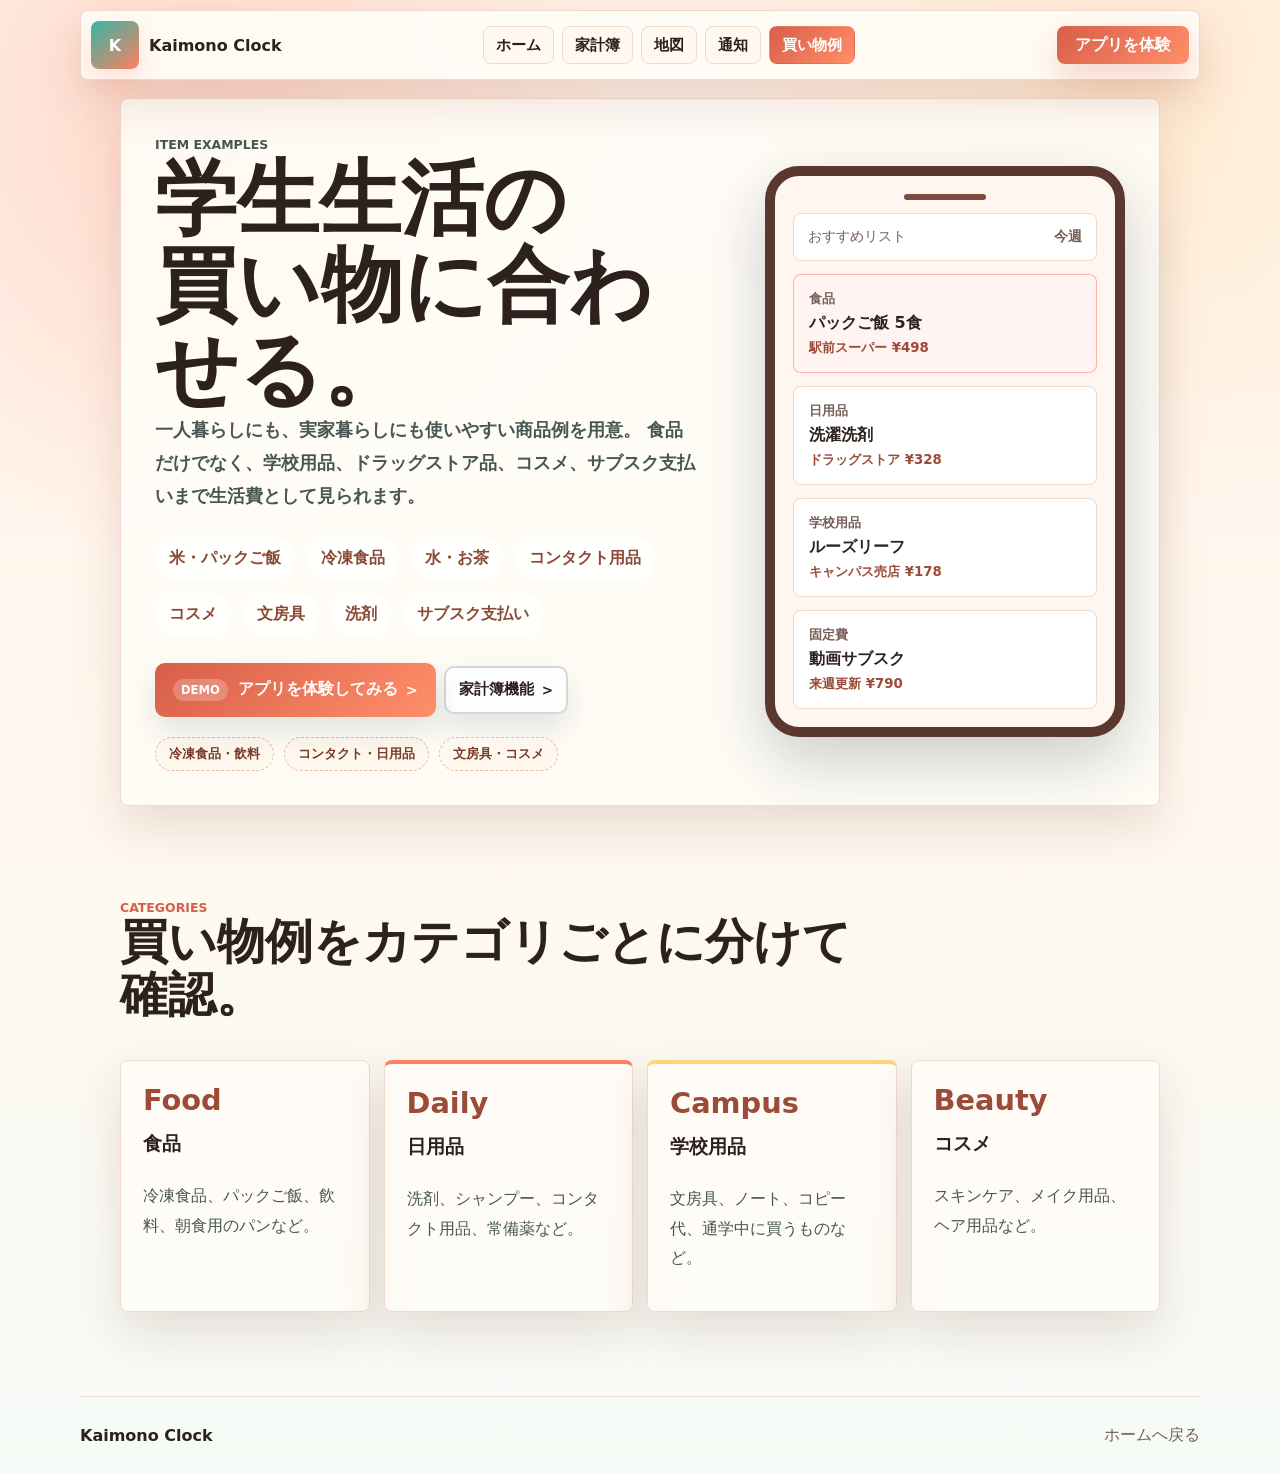
<file: items.html>
<!doctype html>
<html lang="ja">
  <head>
    <meta charset="utf-8" />
    <meta name="viewport" content="width=device-width, initial-scale=1" />
    <title>買い物例 | Kaimono Clock</title>
    <meta name="description" content="学生生活でよく買う食品、日用品、学校用品、コスメ、サブスクなどの買い物例。" />
    <link rel="stylesheet" href="./styles_ver2.css" />
  </head>
  <body>
    <header class="site-header">
      <a class="brand" href="./index_ver2.html" aria-label="Kaimono Clock トップへ">
        <span class="brand-mark">K</span>
        <span>Kaimono Clock</span>
      </a>
      <nav class="nav-links" aria-label="主要ナビゲーション">
        <a href="./index_ver2.html">ホーム</a>
        <a href="./budget.html">家計簿</a>
        <a href="./map.html">地図</a>
        <a href="./alerts.html">通知</a>
        <a aria-current="page" href="./items.html">買い物例</a>
      </nav>
      <a class="header-cta app-cta" href="./app.html">アプリを体験</a>
    </header>

    <main class="page-shell">
      <section class="split-section">
        <div>
          <p class="eyebrow">Item examples</p>
          <h1>
            <span>学生生活の</span>
            <span>買い物に合わせる。</span>
          </h1>
          <p class="lead">
            一人暮らしにも、実家暮らしにも使いやすい商品例を用意。
            食品だけでなく、学校用品、ドラッグストア品、コスメ、サブスク支払いまで生活費として見られます。
          </p>
          <ul class="feature-list" aria-label="対象商品の例">
            <li>米・パックご飯</li>
            <li>冷凍食品</li>
            <li>水・お茶</li>
            <li>コンタクト用品</li>
            <li>コスメ</li>
            <li>文房具</li>
            <li>洗剤</li>
            <li>サブスク支払い</li>
          </ul>
          <div class="hero-actions">
            <a class="primary-btn app-cta" href="./app.html">アプリを体験してみる</a>
            <a class="secondary-btn" href="./budget.html">家計簿機能</a>
          </div>
          <div class="student-context" aria-label="学生生活で使う場面">
            <span>冷凍食品・飲料</span>
            <span>コンタクト・日用品</span>
            <span>文房具・コスメ</span>
          </div>
        </div>

        <div class="phone-frame" aria-label="買い物例のアプリ画面">
          <div class="phone-top">
            <span>おすすめリスト</span>
            <strong>今週</strong>
          </div>
          <div class="mini-card active">
            <span>食品</span>
            <strong>パックご飯 5食</strong>
            <small>駅前スーパー ¥498</small>
          </div>
          <div class="mini-card">
            <span>日用品</span>
            <strong>洗濯洗剤</strong>
            <small>ドラッグストア ¥328</small>
          </div>
          <div class="mini-card">
            <span>学校用品</span>
            <strong>ルーズリーフ</strong>
            <small>キャンパス売店 ¥178</small>
          </div>
          <div class="mini-card">
            <span>固定費</span>
            <strong>動画サブスク</strong>
            <small>来週更新 ¥790</small>
          </div>
        </div>
      </section>

      <section class="section">
        <p class="section-kicker">Categories</p>
        <h2>買い物例をカテゴリごとに分けて確認。</h2>
        <div class="page-grid">
          <article class="page-card">
            <strong>Food</strong>
            <h3>食品</h3>
            <p>冷凍食品、パックご飯、飲料、朝食用のパンなど。</p>
          </article>
          <article class="page-card">
            <strong>Daily</strong>
            <h3>日用品</h3>
            <p>洗剤、シャンプー、コンタクト用品、常備薬など。</p>
          </article>
          <article class="page-card">
            <strong>Campus</strong>
            <h3>学校用品</h3>
            <p>文房具、ノート、コピー代、通学中に買うものなど。</p>
          </article>
          <article class="page-card">
            <strong>Beauty</strong>
            <h3>コスメ</h3>
            <p>スキンケア、メイク用品、ヘア用品など。</p>
          </article>
        </div>
      </section>
    </main>

    <footer class="site-footer">
      <span>Kaimono Clock</span>
      <span><a href="./index_ver2.html">ホームへ戻る</a></span>
    </footer>
  </body>
</html>
</file>
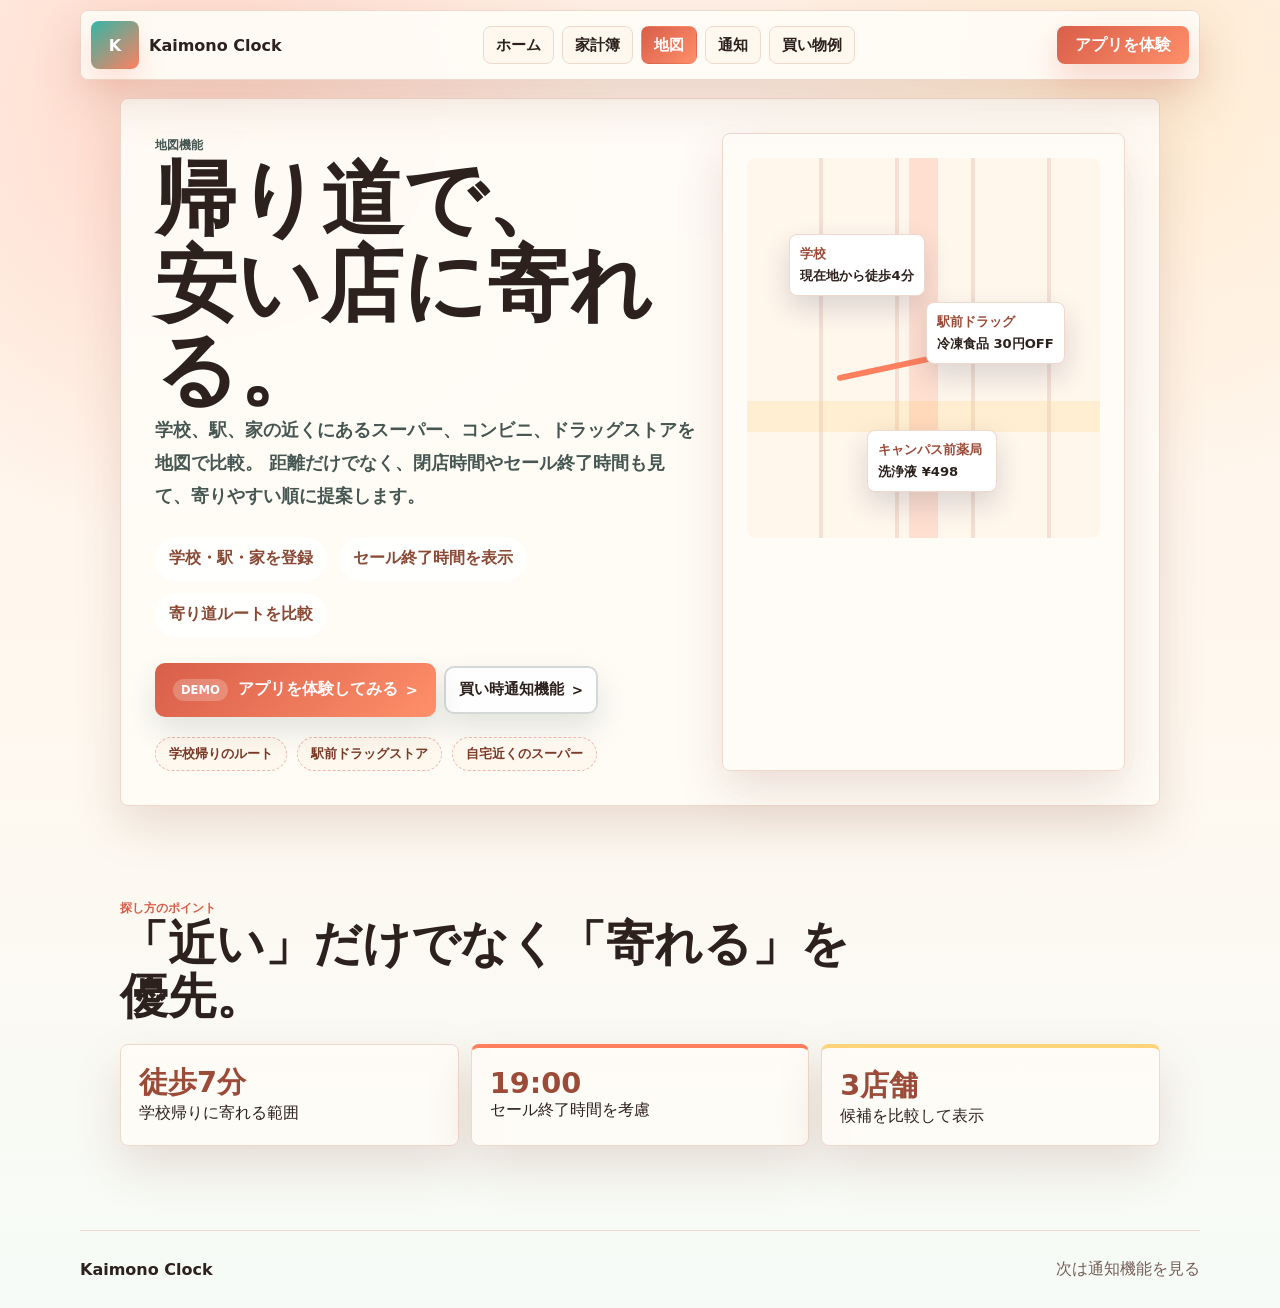
<file: map.html>
<!doctype html>
<html lang="ja">
  <head>
    <meta charset="utf-8" />
    <meta name="viewport" content="width=device-width, initial-scale=1" />
    <title>地図機能 | Kaimono Clock</title>
    <meta name="description" content="学校、駅、家の近くのお店を地図で比較し、寄り道しやすい買い物ルートを見つける機能。" />
    <link rel="stylesheet" href="./styles_ver2.css" />
  </head>
  <body>
    <header class="site-header">
      <a class="brand" href="./index_ver2.html" aria-label="Kaimono Clock トップへ">
        <span class="brand-mark">K</span>
        <span>Kaimono Clock</span>
      </a>
      <nav class="nav-links" aria-label="主要ナビゲーション">
        <a href="./index_ver2.html">ホーム</a>
        <a href="./budget.html">家計簿</a>
        <a aria-current="page" href="./map.html">地図</a>
        <a href="./alerts.html">通知</a>
        <a href="./items.html">買い物例</a>
      </nav>
      <a class="header-cta app-cta" href="./app.html">アプリを体験</a>
    </header>

    <main class="page-shell">
      <section class="split-section">
        <div>
          <p class="eyebrow">地図機能</p>
          <h1>
            <span>帰り道で、</span>
            <span>安い店に寄れる。</span>
          </h1>
          <p class="lead">
            学校、駅、家の近くにあるスーパー、コンビニ、ドラッグストアを地図で比較。
            距離だけでなく、閉店時間やセール終了時間も見て、寄りやすい順に提案します。
          </p>
          <ul class="feature-list" aria-label="地図機能の特徴">
            <li>学校・駅・家を登録</li>
            <li>セール終了時間を表示</li>
            <li>寄り道ルートを比較</li>
          </ul>
          <div class="hero-actions">
            <a class="primary-btn app-cta" href="./app.html">アプリを体験してみる</a>
            <a class="secondary-btn" href="./alerts.html">買い時通知機能</a>
          </div>
          <div class="student-context" aria-label="学生生活で使う場面">
            <span>学校帰りのルート</span>
            <span>駅前ドラッグストア</span>
            <span>自宅近くのスーパー</span>
          </div>
        </div>

        <div class="map-panel">
          <div class="map-canvas" aria-label="地図機能のイメージ">
            <div class="route-line"></div>
            <div class="map-pin one">
              <strong>学校</strong>
              <span>現在地から徒歩4分</span>
            </div>
            <div class="map-pin two">
              <strong>駅前ドラッグ</strong>
              <span>冷凍食品 30円OFF</span>
            </div>
            <div class="map-pin three">
              <strong>キャンパス前薬局</strong>
              <span>洗浄液 ¥498</span>
            </div>
          </div>
        </div>
      </section>

      <section class="section">
        <p class="section-kicker">探し方のポイント</p>
        <h2>「近い」だけでなく「寄れる」を優先。</h2>
        <div class="stat-grid">
          <div class="stat">
            <strong>徒歩7分</strong>
            <span>学校帰りに寄れる範囲</span>
          </div>
          <div class="stat">
            <strong>19:00</strong>
            <span>セール終了時間を考慮</span>
          </div>
          <div class="stat">
            <strong>3店舗</strong>
            <span>候補を比較して表示</span>
          </div>
        </div>
      </section>
    </main>

    <footer class="site-footer">
      <span>Kaimono Clock</span>
      <span><a href="./alerts.html">次は通知機能を見る</a></span>
    </footer>
  </body>
</html>
</file>
<file: styles_ver2.css>
:root {
  color-scheme: light;
  --ink: #2d211d;
  --muted: #765f57;
  --paper: #fff8ef;
  --surface: #ffffff;
  --line: #efd8cc;
  --mint: #35b6a6;
  --mint-dark: #9b4b38;
  --sky: #f28f6f;
  --coral: #ff7f5f;
  --lemon: #ffd37a;
  --navy: #422d28;
  --soft-mint: #edf8f4;
  --soft-sky: #fff1e8;
  --shadow: 0 20px 48px rgba(129, 70, 49, 0.16);
  font-family: "Segoe UI", "Noto Sans JP", system-ui, sans-serif;
}

* {
  box-sizing: border-box;
}

html {
  scroll-behavior: smooth;
}

body {
  margin: 0;
  color: var(--ink);
  background:
    radial-gradient(circle at 16% 10%, rgba(255, 127, 95, 0.22), transparent 26rem),
    radial-gradient(circle at 88% 8%, rgba(255, 211, 122, 0.2), transparent 24rem),
    linear-gradient(180deg, #fff1e7 0%, #fff8ef 54%, #f6fbf7 100%);
  overflow-x: hidden;
}

a {
  color: inherit;
  text-decoration: none;
}

button,
input {
  font: inherit;
}

.site-header,
.page-shell,
.site-footer {
  width: min(1120px, calc(100% - 28px));
  margin: 0 auto;
}

.site-header {
  position: sticky;
  top: 0;
  z-index: 10;
  min-height: 70px;
  display: flex;
  align-items: center;
  justify-content: space-between;
  gap: 18px;
  backdrop-filter: blur(18px);
}

.brand,
.nav-links,
.hero-actions,
.site-footer,
.feature-list,
.stat-grid {
  display: flex;
  align-items: center;
}

.brand {
  gap: 10px;
  font-weight: 900;
}

.brand-mark {
  flex: 0 0 48px;
  width: 48px;
  height: 48px;
  display: grid;
  place-items: center;
  border-radius: 8px;
  color: #fff;
  background: linear-gradient(140deg, #35b6a6, #ff7f5f 72%, #ffd37a);
  box-shadow: 0 12px 26px rgba(216, 94, 73, 0.22);
}

.nav-links {
  gap: 24px;
  color: var(--muted);
  font-size: 0.94rem;
  font-weight: 800;
}

.nav-links a[aria-current="page"] {
  color: var(--mint-dark);
}

.header-cta,
.primary-btn,
.secondary-btn {
  min-height: 44px;
  display: inline-flex;
  align-items: center;
  justify-content: center;
  border-radius: 8px;
  font-weight: 900;
  white-space: nowrap;
}

.header-cta,
.secondary-btn {
  border: 1px solid var(--line);
  background: rgba(255, 255, 255, 0.84);
  padding: 0 16px;
}

.primary-btn {
  border: 0;
  color: #fff;
  background: linear-gradient(135deg, #d85e49, #ff8f6a);
  padding: 0 20px;
  box-shadow: 0 14px 30px rgba(216, 94, 73, 0.22);
  cursor: pointer;
}

.page-shell {
  padding: 42px 0 84px;
}

.hero,
.split-section {
  display: grid;
  grid-template-columns: minmax(0, 0.95fr) minmax(360px, 1.05fr);
  gap: 54px;
  align-items: center;
}

.eyebrow,
.section-kicker {
  margin: 0;
  color: var(--mint-dark);
  font-size: 0.78rem;
  font-weight: 900;
  letter-spacing: 0;
  text-transform: uppercase;
}

h1,
h2,
h3,
p {
  margin-top: 0;
}

h1 {
  margin-bottom: 0;
  font-size: 4.05rem;
  line-height: 1.05;
  letter-spacing: 0;
}

h1 span {
  display: block;
}

h2 {
  margin-bottom: 14px;
  font-size: 2.6rem;
  line-height: 1.18;
  letter-spacing: 0;
}

h3 {
  margin-bottom: 10px;
  font-size: 1.18rem;
  letter-spacing: 0;
}

.lead {
  max-width: 620px;
  margin-bottom: 0;
  color: #34433f;
  font-size: 1.12rem;
  line-height: 1.9;
}

.hero-actions {
  gap: 8px;
  flex-wrap: wrap;
  margin-top: 26px;
}

.phone-frame,
.panel,
.page-card,
.map-panel,
.dashboard-panel {
  border: 1px solid var(--line);
  border-radius: 8px;
  background: rgba(255, 255, 255, 0.92);
  box-shadow: var(--shadow);
}

.phone-frame {
  width: min(360px, 84vw);
  min-height: 536px;
  margin-left: auto;
  padding: 18px;
  border: 10px solid #5a3830;
  border-radius: 34px;
  background: #fff7ef;
  display: grid;
  gap: 13px;
  align-content: start;
}

.phone-frame::before {
  content: "";
  width: 82px;
  height: 6px;
  border-radius: 999px;
  background: #7a4b3f;
  justify-self: center;
}

.phone-top,
.mini-card {
  border: 1px solid var(--line);
  border-radius: 8px;
  background: var(--surface);
}

.phone-top {
  padding: 14px;
  display: flex;
  justify-content: space-between;
  color: var(--muted);
  font-size: 0.86rem;
}

.mini-card {
  padding: 15px;
  display: grid;
  gap: 5px;
}

.mini-card.active {
  border-color: rgba(255, 118, 93, 0.52);
  background: #fff4f1;
}

.mini-card.highlight {
  color: #fff;
  background: linear-gradient(140deg, var(--mint-dark), var(--sky));
}

.mini-card span {
  color: var(--muted);
  font-size: 0.82rem;
  font-weight: 850;
}

.mini-card.highlight span {
  color: #dff8ef;
}

.mini-card small {
  color: var(--mint-dark);
  font-weight: 900;
}

.mini-card.highlight small {
  color: #fff;
}

.page-grid {
  display: grid;
  grid-template-columns: repeat(4, minmax(0, 1fr));
  gap: 14px;
  margin-top: 38px;
}

.page-card {
  min-height: 220px;
  padding: 22px;
  display: grid;
  align-content: start;
  gap: 14px;
  transition: transform 0.16s ease, box-shadow 0.16s ease;
}

.page-card:hover {
  transform: translateY(-2px);
  box-shadow: 0 24px 60px rgba(23, 33, 60, 0.17);
}

.page-card strong {
  color: var(--mint-dark);
  font-size: 1.8rem;
}

.page-card p,
.panel p,
.split-section p {
  color: #465652;
  line-height: 1.85;
}

.section {
  padding: 76px 0 0;
}

.feature-list {
  align-items: stretch;
  gap: 12px;
  flex-wrap: wrap;
  padding: 0;
  margin: 24px 0 0;
}

.feature-list li {
  list-style: none;
  min-height: 44px;
  display: inline-flex;
  align-items: center;
  padding: 0 14px;
  border-radius: 999px;
  background: #fff1e8;
  color: #8a4a35;
  font-weight: 850;
}

.panel,
.dashboard-panel,
.map-panel {
  padding: 24px;
}

.dashboard-row {
  min-height: 72px;
  display: grid;
  grid-template-columns: 132px 1fr 76px;
  gap: 14px;
  align-items: center;
  padding: 0 14px;
  border-radius: 8px;
  background: #fff7ef;
}

.dashboard-row + .dashboard-row {
  margin-top: 12px;
}

.dashboard-row.total,
.dashboard-row.saving {
  grid-template-columns: 1fr auto;
}

.dashboard-row.total {
  min-height: 96px;
  color: #fff;
  background: var(--navy);
}

.dashboard-row span {
  color: var(--muted);
  font-size: 0.84rem;
  font-weight: 850;
}

.dashboard-row.total span {
  color: #cbd9e8;
}

.dashboard-row.total strong {
  font-size: 2.25rem;
}

.bar {
  height: 10px;
  overflow: hidden;
  border-radius: 999px;
  background: #e5ece8;
}

.bar span {
  display: block;
  height: 100%;
  border-radius: inherit;
  background: var(--sky);
}

.bar.food span {
  background: var(--coral);
}

.bar.life span {
  background: var(--mint);
}

.map-canvas {
  min-height: 380px;
  position: relative;
  overflow: hidden;
  border-radius: 8px;
  background:
    linear-gradient(90deg, transparent 0 46%, rgba(255, 143, 106, 0.22) 46% 54%, transparent 54%),
    linear-gradient(0deg, transparent 0 28%, rgba(255, 211, 122, 0.24) 28% 36%, transparent 36%),
    repeating-linear-gradient(90deg, #fff6ec 0 72px, #f3dfd3 72px 76px),
    repeating-linear-gradient(0deg, transparent 0 72px, rgba(129, 70, 49, 0.08) 72px 76px);
}

.map-pin {
  position: absolute;
  display: grid;
  gap: 4px;
  min-width: 130px;
  padding: 10px;
  border: 1px solid var(--line);
  border-radius: 8px;
  background: #fff;
  box-shadow: 0 12px 28px rgba(23, 33, 60, 0.16);
  font-size: 0.82rem;
  font-weight: 850;
}

.map-pin strong {
  color: var(--mint-dark);
}

.map-pin.one {
  left: 12%;
  top: 20%;
}

.map-pin.two {
  right: 10%;
  top: 38%;
}

.map-pin.three {
  left: 34%;
  bottom: 12%;
}

.route-line {
  position: absolute;
  left: 25%;
  right: 22%;
  top: 52%;
  height: 6px;
  border-radius: 999px;
  background: var(--coral);
  transform: rotate(-12deg);
}

.stat-grid {
  align-items: stretch;
  gap: 12px;
  margin-top: 20px;
}

.stat {
  flex: 1;
  min-width: 160px;
  padding: 18px;
  border: 1px solid var(--line);
  border-radius: 8px;
  background: #fff;
}

.stat strong {
  display: block;
  color: var(--mint-dark);
  font-size: 1.8rem;
}

.alert-list {
  display: grid;
  gap: 12px;
}

.alert-item {
  padding: 16px;
  border-radius: 8px;
  background: #fff7ef;
  border-left: 4px solid var(--mint);
}

.alert-item.urgent {
  border-left-color: var(--coral);
  background: #fff4f1;
}

.site-footer {
  min-height: 78px;
  justify-content: space-between;
  gap: 20px;
  color: var(--muted);
  border-top: 1px solid var(--line);
}

.site-footer span:first-child {
  color: var(--ink);
  font-weight: 900;
}

@media (max-width: 940px) {
  .nav-links {
    display: none;
  }

  .hero,
  .split-section {
    grid-template-columns: 1fr;
  }

  h1 {
    font-size: 3.9rem;
  }

  h2 {
    font-size: 2.3rem;
  }

  .phone-frame {
    margin-left: 0;
  }

  .page-grid {
    grid-template-columns: repeat(2, minmax(0, 1fr));
  }
}

@media (max-width: 640px) {
  .site-header,
  .page-shell,
  .site-footer {
    width: auto;
    margin-left: 11px;
    margin-right: 11px;
  }

  .brand span:last-child,
  .header-cta {
    display: none;
  }

  .page-shell {
    padding-top: 28px;
  }

  h1 {
    font-size: 2.35rem;
    line-height: 1.12;
  }

  h2 {
    font-size: 1.95rem;
  }

  .lead {
    max-width: 334px;
    font-size: 1.02rem;
  }

  .hero-actions,
  .stat-grid,
  .site-footer {
    align-items: stretch;
    flex-direction: column;
  }

  .hero-actions > * {
    width: 100%;
  }

  .page-grid {
    grid-template-columns: 1fr;
  }

  .dashboard-row {
    grid-template-columns: 1fr;
    gap: 8px;
    padding: 14px;
  }

  .map-canvas {
    min-height: 460px;
  }

  .map-pin {
    min-width: 118px;
  }
}

body {
  background:
    radial-gradient(circle at 16% 10%, rgba(255, 127, 95, 0.22), transparent 26rem),
    radial-gradient(circle at 88% 8%, rgba(255, 211, 122, 0.2), transparent 24rem),
    linear-gradient(180deg, #fff1e7 0%, #fff8ef 54%, #f6fbf7 100%);
}

.site-header {
  border-bottom: 1px solid rgba(23, 33, 60, 0.07);
}

.brand-mark {
  background: linear-gradient(140deg, var(--mint), var(--coral));
  box-shadow: 0 12px 26px rgba(255, 118, 93, 0.2);
}

.nav-links a[aria-current="page"],
.eyebrow,
.section-kicker {
  color: #d85e49;
}

.primary-btn {
  background: linear-gradient(135deg, #d85e49, #ff8f6a);
  box-shadow: 0 14px 30px rgba(216, 94, 73, 0.22);
}

.primary-btn:hover {
  background: linear-gradient(135deg, #c94f3c, #ff7f5f);
}

.header-cta,
.secondary-btn {
  background: rgba(255, 255, 255, 0.92);
}

.hero-actions .primary-btn,
.hero-actions .secondary-btn {
  min-height: 48px;
  border-radius: 10px;
  padding: 0 13px;
  font-size: 0.94rem;
  box-shadow: 0 14px 30px rgba(20, 44, 44, 0.12);
}

.hero-actions .secondary-btn {
  border: 2px solid rgba(20, 44, 44, 0.18);
  background: rgba(255, 255, 255, 0.96);
}

.hero-actions .primary-btn::after,
.hero-actions .secondary-btn::after {
  content: ">";
  margin-left: 8px;
  font-size: 0.9em;
  font-weight: 900;
}

.app-cta {
  position: relative;
  color: #fff;
  border-color: transparent;
  background: linear-gradient(135deg, #ff765d, #d85e49);
  box-shadow: 0 16px 34px rgba(216, 94, 73, 0.24);
}

.header-cta.app-cta {
  border: 0;
  padding: 0 18px;
}

.hero-actions .app-cta {
  min-height: 54px;
  padding: 0 18px;
  font-size: 1rem;
}

.hero-actions .app-cta::before {
  content: "DEMO";
  min-height: 22px;
  display: inline-flex;
  align-items: center;
  border-radius: 999px;
  background: rgba(255, 255, 255, 0.22);
  padding: 0 8px;
  margin-right: 10px;
  font-size: 0.72rem;
  font-weight: 900;
}

.hero-actions .app-cta::after {
  content: ">";
}

h1 {
  max-width: 760px;
  font-size: clamp(3.2rem, 7vw, 5.1rem);
}

.lead {
  color: #263936;
  font-weight: 700;
}

.phone-frame {
  box-shadow: 0 24px 62px rgba(20, 44, 44, 0.22);
}

.mini-card.highlight {
  background: linear-gradient(150deg, #9b4b38, #d85e49);
}

.mini-card.active {
  border-color: rgba(255, 118, 93, 0.5);
}

.page-card,
.panel,
.map-panel,
.dashboard-panel,
.stat {
  border-color: rgba(23, 33, 60, 0.08);
  box-shadow: 0 14px 34px rgba(20, 44, 44, 0.08);
}

.page-card:nth-child(2),
.panel:nth-child(2),
.stat:nth-child(2) {
  border-top: 4px solid var(--coral);
}

.page-card:nth-child(3),
.panel:nth-child(3),
.stat:nth-child(3) {
  border-top: 4px solid var(--lemon);
}

.page-card strong,
.stat strong {
  color: #9b4b38;
}

.feature-list li,
.alert-item {
  background: rgba(255, 255, 255, 0.9);
}

.alert-item {
  border-left-color: var(--mint);
}

.alert-item.urgent {
  border-left-color: var(--coral);
}

.student-context {
  display: flex;
  flex-wrap: wrap;
  gap: 10px;
  margin-top: 20px;
}

.student-context span {
  min-height: 34px;
  display: inline-flex;
  align-items: center;
  justify-content: center;
  border: 1px dashed rgba(216, 94, 73, 0.42);
  border-radius: 999px;
  background: rgba(255, 247, 237, 0.72);
  color: #7a3b27;
  padding: 0 13px;
  font-size: 0.82rem;
  font-weight: 900;
  text-align: center;
}

@media (max-width: 640px) {
  h1 {
    font-size: 2.7rem;
  }

  .student-context {
    display: grid;
    grid-template-columns: repeat(2, minmax(0, 1fr));
  }

  .student-context span {
    border-radius: 10px;
  }
}

.site-header {
  top: 10px;
  min-height: auto;
  margin-top: 10px;
  padding: 10px;
  border: 1px solid var(--line);
  border-radius: 8px;
  background: rgba(255, 252, 247, 0.92);
  box-shadow: var(--shadow);
  backdrop-filter: blur(14px);
}

.brand {
  min-width: 0;
}

.nav-links {
  gap: 8px;
  flex-wrap: wrap;
  justify-content: flex-end;
}

.nav-links a {
  min-height: 38px;
  display: inline-grid;
  place-items: center;
  border: 1px solid var(--line);
  border-radius: 8px;
  background: var(--paper);
  padding: 0 12px;
  color: var(--ink);
}

.nav-links a[aria-current="page"] {
  color: #fff;
  border-color: transparent;
  background: linear-gradient(135deg, #d85e49, #ff8f6a);
}

.header-cta {
  min-height: 38px;
}

.page-shell {
  width: min(1040px, calc(100% - 28px));
  padding-top: 18px;
}

.split-section {
  grid-template-columns: minmax(0, 1.15fr) minmax(280px, 0.85fr);
  gap: 22px;
  padding: clamp(18px, 4vw, 34px);
  border: 1px solid var(--line);
  border-radius: 8px;
  background: rgba(255, 252, 247, 0.92);
  box-shadow: var(--shadow);
  backdrop-filter: blur(14px);
}

.section {
  margin-top: 18px;
}

.section h2 {
  max-width: 760px;
  font-size: clamp(1.7rem, 4vw, 3rem);
  line-height: 1.12;
}

.page-card,
.panel,
.map-panel,
.dashboard-panel,
.stat,
.alert-item {
  border: 1px solid var(--line);
  border-radius: 8px;
  background: rgba(255, 252, 247, 0.92);
  box-shadow: var(--shadow);
}

.dashboard-panel,
.map-panel,
.panel {
  align-self: stretch;
}

.header-cta.app-cta,
.hero-actions .app-cta,
.primary-btn {
  background: linear-gradient(135deg, #d85e49, #ff8f6a);
}

@media (max-width: 820px) {
  .site-header {
    align-items: stretch;
    flex-direction: column;
  }

  .nav-links {
    justify-content: stretch;
  }

  .nav-links a,
  .header-cta {
    flex: 1 1 120px;
  }

  .brand span:last-child,
  .header-cta {
    display: inline-grid;
  }

  .split-section {
    grid-template-columns: 1fr;
  }
}
</file>
